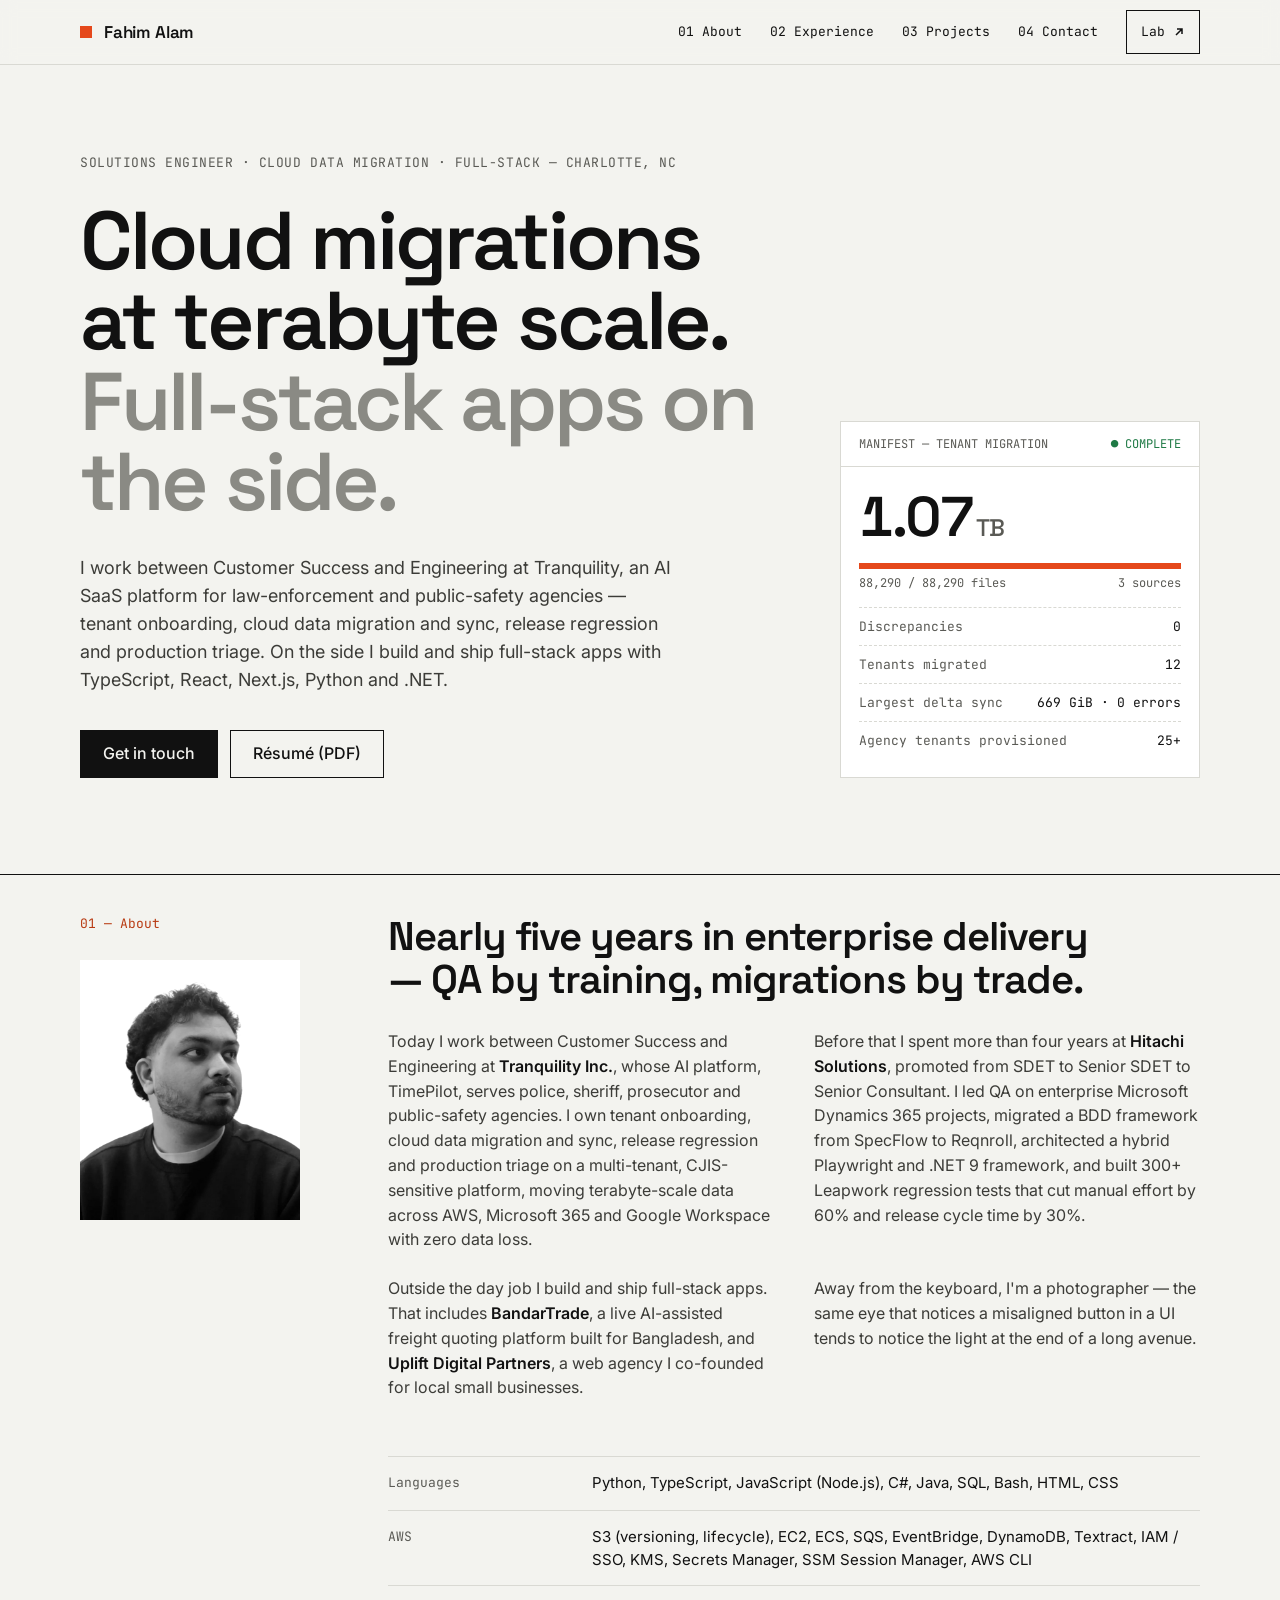
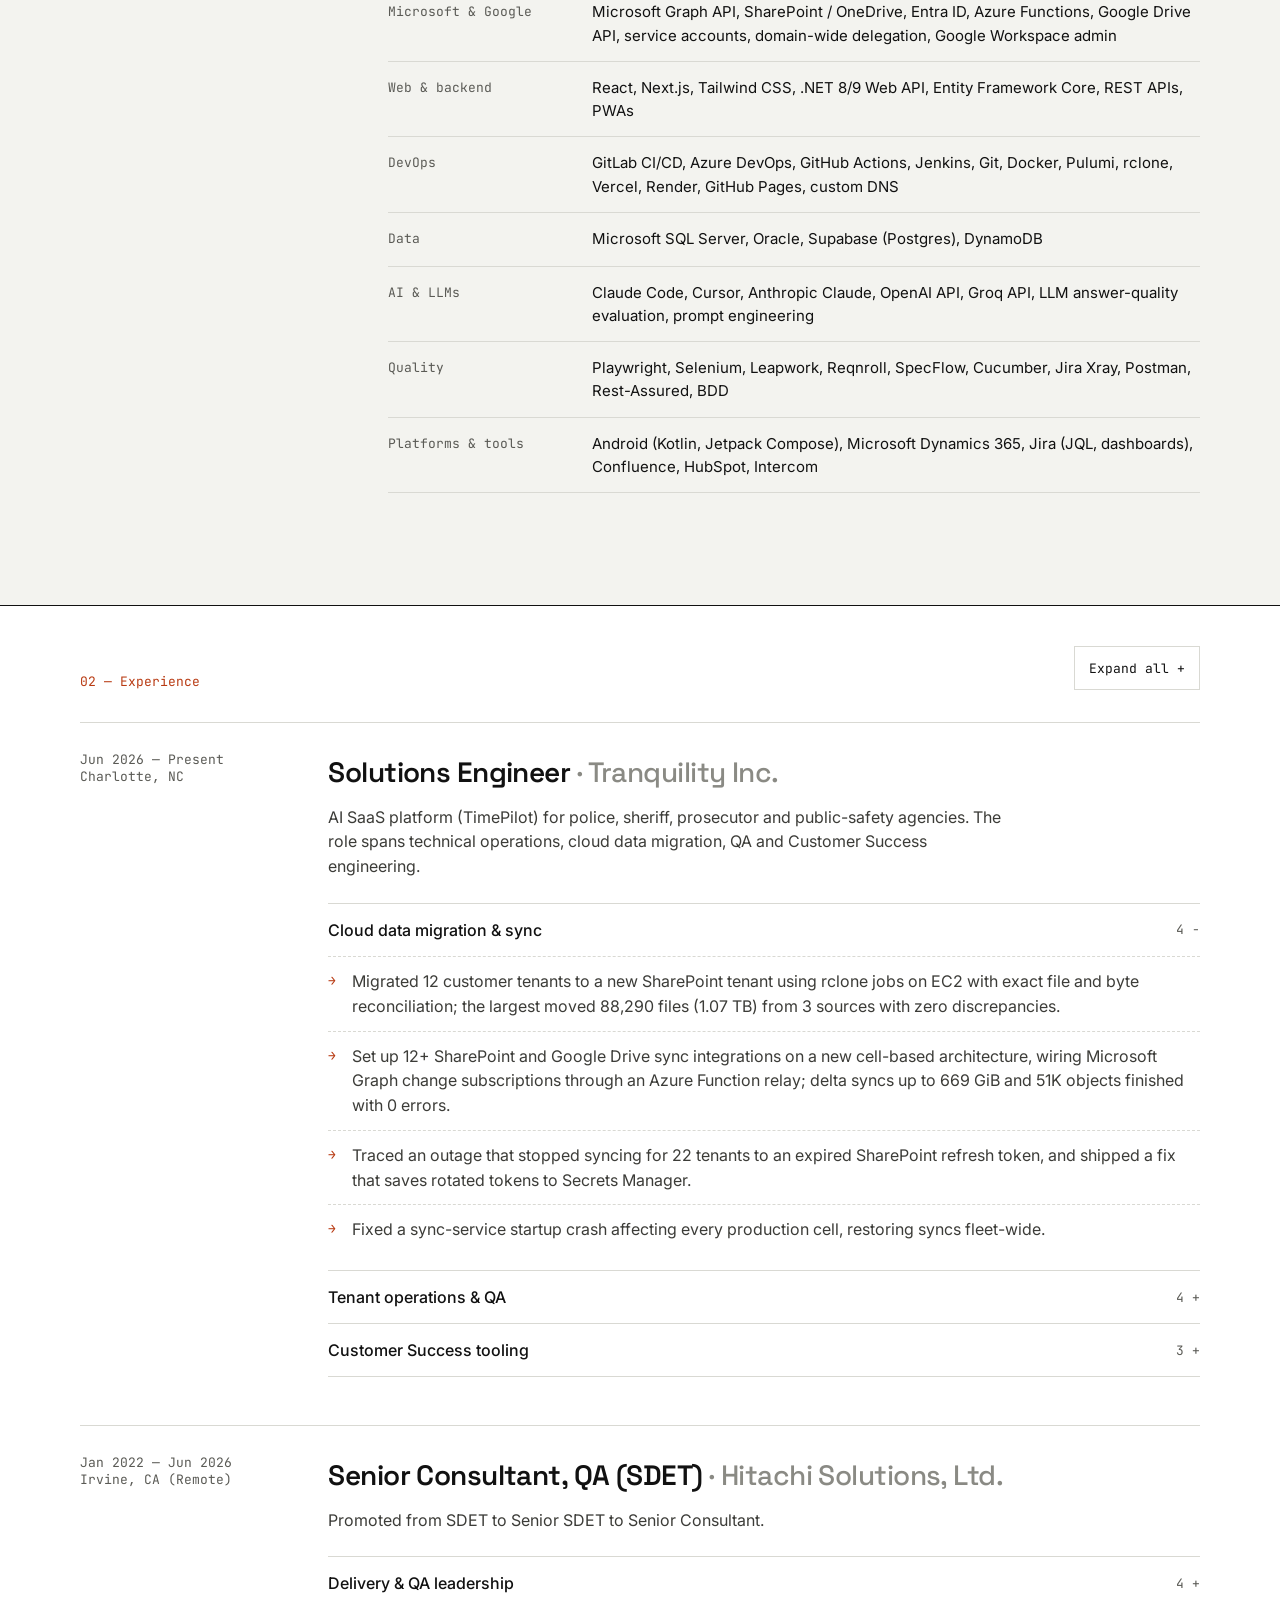
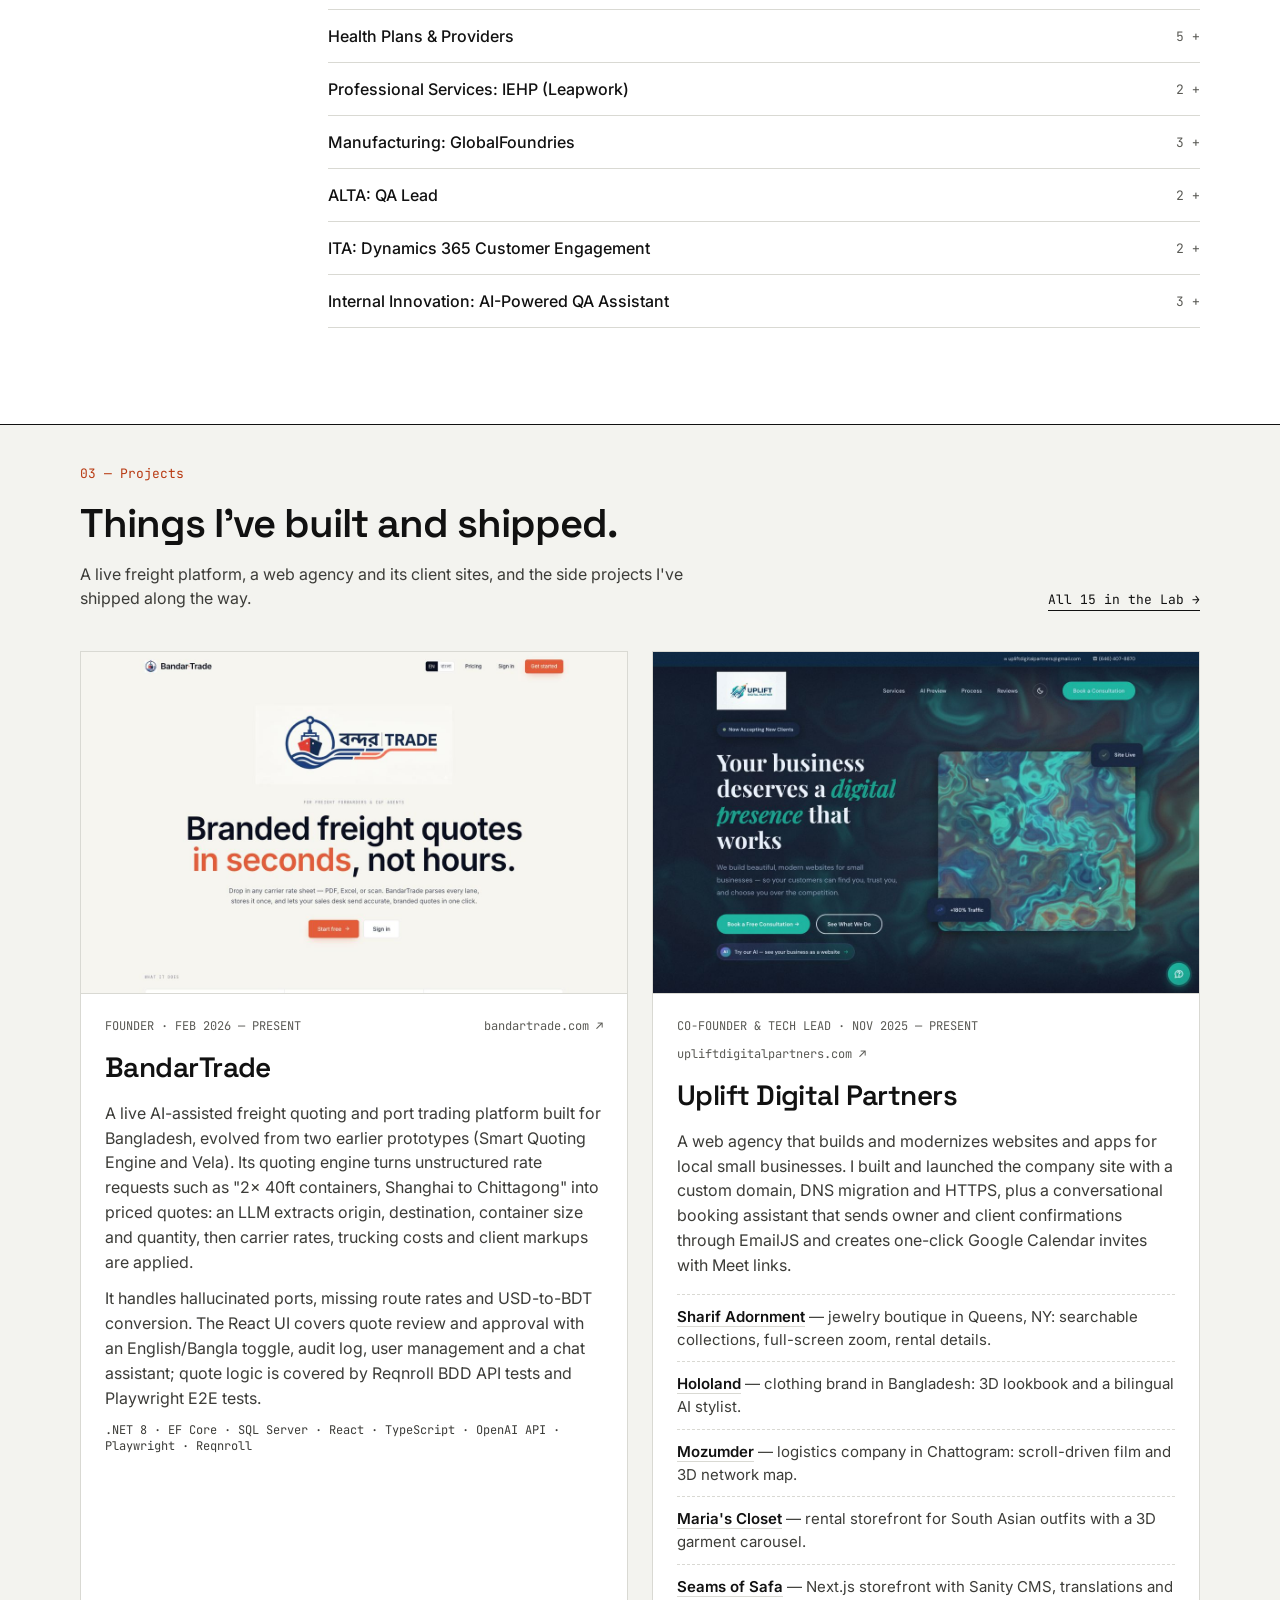
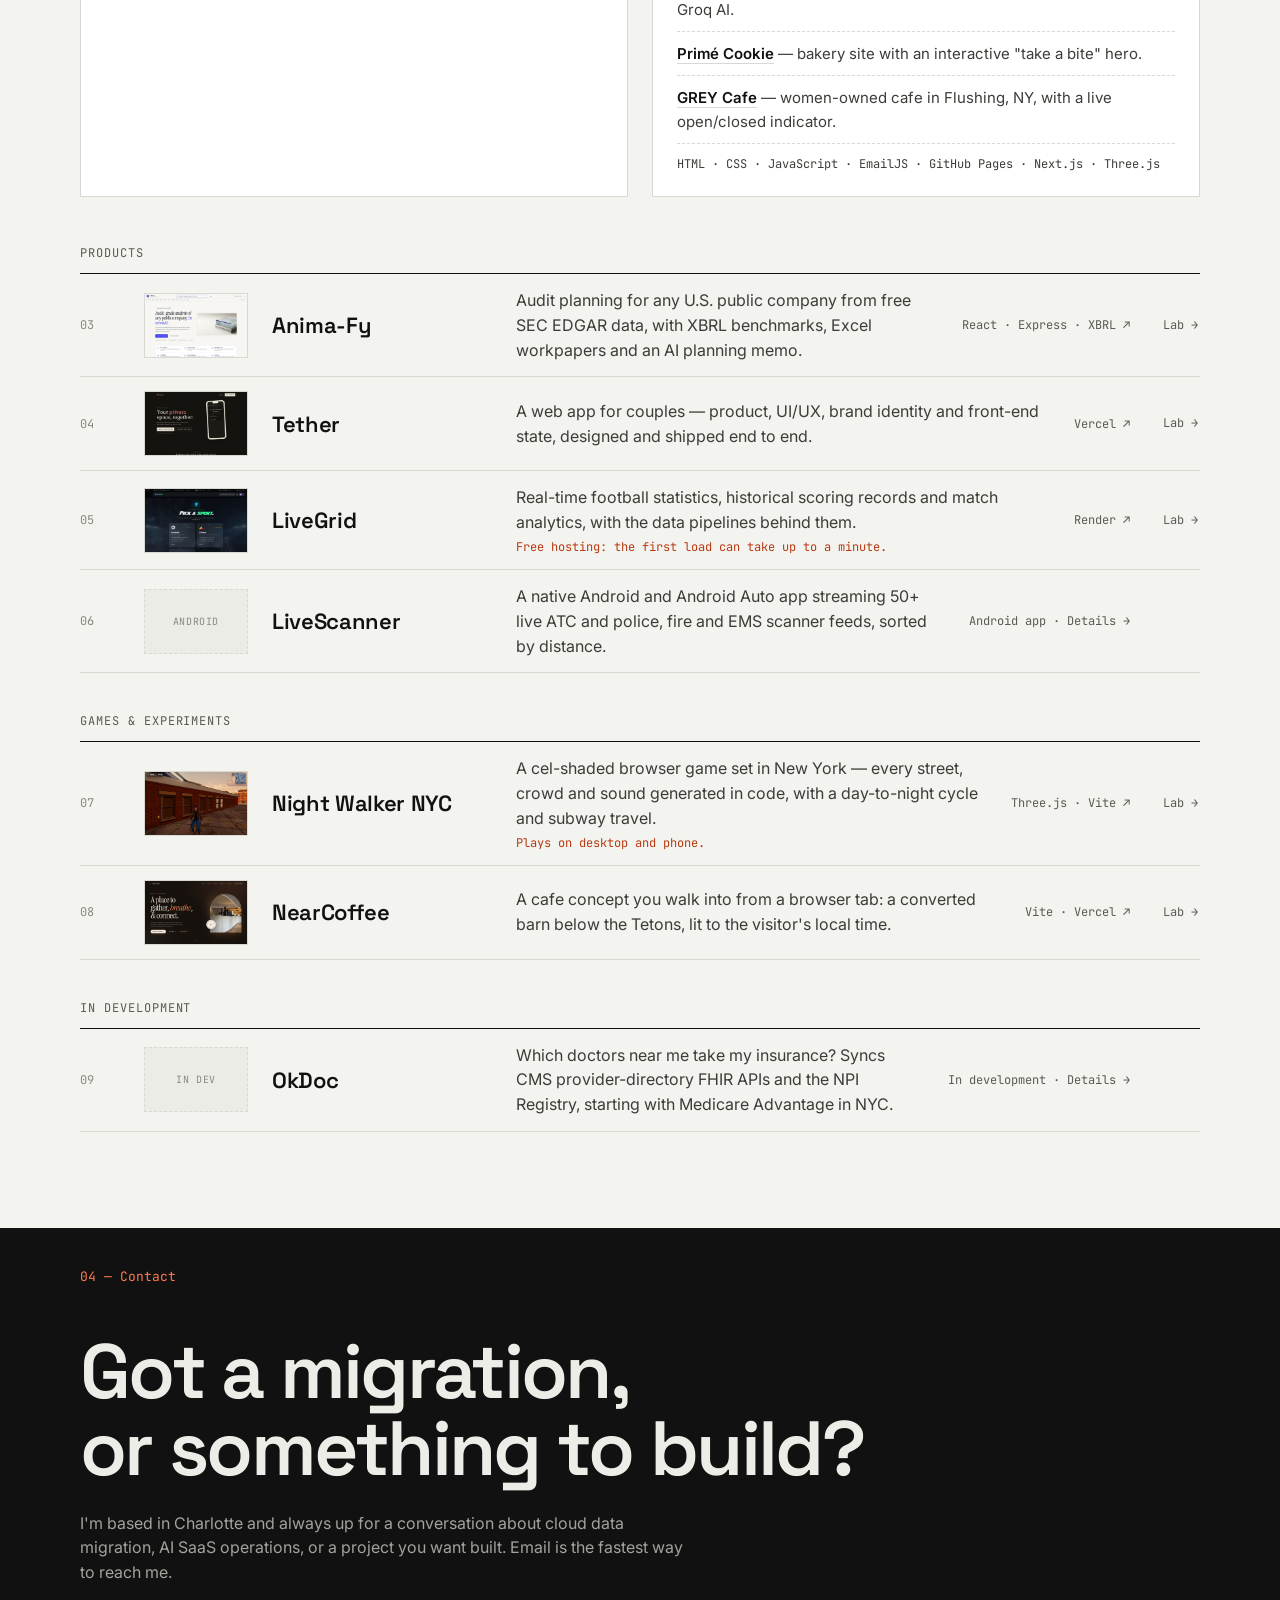
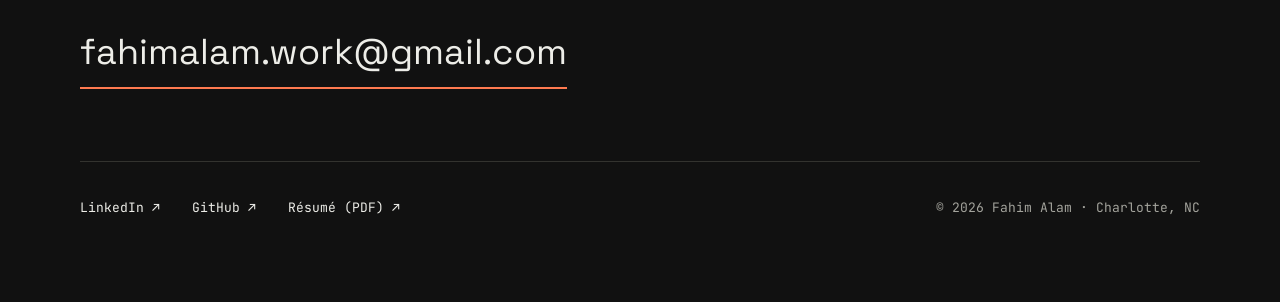
<file: index.html>
<!doctype html>
<html lang="en">
<head>
  <meta charset="utf-8" />
  <meta name="viewport" content="width=device-width, initial-scale=1" />
  <title>Fahim Alam — Solutions Engineer</title>
  <meta name="description" content="Fahim Alam is a Solutions Engineer in Charlotte, NC working on cloud data migration, multi-tenant AI SaaS operations and full-stack development." />
  <meta name="author" content="Fahim Alam" />
  <meta name="theme-color" content="#f3f3ef" />

  <meta property="og:title" content="Fahim Alam — Solutions Engineer" />
  <meta property="og:description" content="Cloud data migration, AI SaaS operations and full-stack development. Based in Charlotte, NC." />
  <meta property="og:type" content="website" />
  <meta property="og:url" content="https://ganjaam.com/" />
  <meta property="og:site_name" content="Fahim Alam" />
  <meta property="og:image" content="https://ganjaam.com/assets/og-home.jpg" />
  <meta property="og:image:type" content="image/jpeg" />
  <meta property="og:image:width" content="1200" />
  <meta property="og:image:height" content="630" />
  <meta property="og:image:alt" content="Fahim Alam, Solutions Engineer: cloud migrations at terabyte scale, full-stack apps on the side. ganjaam.com" />
  <meta name="twitter:card" content="summary_large_image" />
  <meta name="twitter:title" content="Fahim Alam — Solutions Engineer" />
  <meta name="twitter:description" content="Cloud data migration, AI SaaS operations and full-stack development. Based in Charlotte, NC." />
  <meta name="twitter:image" content="https://ganjaam.com/assets/og-home.jpg" />
  <link rel="canonical" href="https://ganjaam.com/" />

  <link rel="icon" href="data:image/svg+xml,%3Csvg xmlns='http://www.w3.org/2000/svg' viewBox='0 0 100 100'%3E%3Crect width='100' height='100' fill='%23111111'/%3E%3Crect x='30' y='30' width='40' height='40' fill='%23e5481b'/%3E%3C/svg%3E" />
  <link rel="preconnect" href="https://fonts.googleapis.com" />
  <link rel="preconnect" href="https://fonts.gstatic.com" crossorigin />
  <link rel="stylesheet" href="https://fonts.googleapis.com/css2?family=Space+Grotesk:wght@500;600&family=Inter:wght@400;500;600&family=JetBrains+Mono:wght@400;500&display=swap" />
  <link rel="stylesheet" href="styles.css" />
  <script>document.documentElement.classList.add('js');</script>
</head>
<body>
  <a href="#main" class="skip-link">Skip to content</a>

  <header class="site-header">
    <div class="wrap">
      <a href="#top" class="brand"><span class="brand-mark" aria-hidden="true"></span>Fahim Alam</a>
      <button class="menu-btn" type="button" aria-label="Open menu" aria-expanded="false" aria-controls="nav">
        <svg width="18" height="18" viewBox="0 0 18 18" fill="none" stroke="currentColor" stroke-width="1.5" aria-hidden="true"><path d="M2 6h14M2 12h14"/></svg>
      </button>
      <nav id="nav" class="nav" aria-label="Primary">
        <a href="#about">01 About</a>
        <a href="#experience">02 Experience</a>
        <a href="#projects">03 Projects</a>
        <a href="#contact">04 Contact</a>
        <a href="lab/" class="lab-link">Lab
          <svg width="12" height="12" viewBox="0 0 12 12" fill="none" stroke="currentColor" stroke-width="1.5" aria-hidden="true"><path d="M3 9L9 3M4 3h5v5"/></svg>
        </a>
      </nav>
    </div>
  </header>

  <main id="main">
    <!-- Hero -->
    <section id="top" class="hero">
      <div class="wrap hero-grid">
        <div class="hero-copy">
          <p class="eyebrow">SOLUTIONS ENGINEER · CLOUD DATA MIGRATION · FULL-STACK — CHARLOTTE, NC</p>
          <h1>Cloud migrations at terabyte scale. <span>Full-stack apps on the side.</span></h1>
          <p class="hero-lede">I work between Customer Success and Engineering at Tranquility, an AI SaaS platform for law-enforcement and public-safety agencies — tenant onboarding, cloud data migration and sync, release regression and production triage. On the side I build and ship full-stack apps with TypeScript, React, Next.js, Python and .NET.</p>
          <div class="hero-actions">
            <a class="btn btn-primary" href="mailto:fahimalam.work@gmail.com">Get in touch</a>
            <a class="btn btn-ghost" href="assets/Fahim_Alam_Resume.pdf" download>Résumé (PDF)</a>
          </div>
        </div>

        <aside class="manifest" aria-label="Largest tenant migration, by the numbers">
          <div class="manifest-head"><span>MANIFEST — TENANT MIGRATION</span><span class="ok">● COMPLETE</span></div>
          <div class="manifest-body">
            <div class="manifest-big"><span data-count="1.07" data-decimals="2">1.07</span><small> TB</small></div>
            <div class="bar" aria-hidden="true"><div class="bar-fill"></div></div>
            <div class="manifest-sub"><span><span data-count="88290">88,290</span> / 88,290 files</span><span>3 sources</span></div>
          </div>
          <dl>
            <div><dt>Discrepancies</dt><dd>0</dd></div>
            <div><dt>Tenants migrated</dt><dd>12</dd></div>
            <div><dt>Largest delta sync</dt><dd>669 GiB · 0 errors</dd></div>
            <div><dt>Agency tenants provisioned</dt><dd>25+</dd></div>
          </dl>
        </aside>
      </div>
    </section>

    <!-- About + skills -->
    <section id="about" class="section">
      <div class="wrap section-inner about">
        <div class="about-side">
          <p class="section-label">01 — About</p>
          <img src="assets/headshot.jpg" alt="Portrait of Fahim Alam" width="220" height="260" loading="lazy" />
        </div>
        <div class="about-main">
          <h2 class="section-title">Nearly five years in enterprise delivery — QA by training, migrations by trade.</h2>
          <div class="prose-grid">
            <p>Today I work between Customer Success and Engineering at <strong>Tranquility Inc.</strong>, whose AI platform, TimePilot, serves police, sheriff, prosecutor and public-safety agencies. I own tenant onboarding, cloud data migration and sync, release regression and production triage on a multi-tenant, CJIS-sensitive platform, moving terabyte-scale data across AWS, Microsoft 365 and Google Workspace with zero data loss.</p>
            <p>Before that I spent more than four years at <strong>Hitachi Solutions</strong>, promoted from SDET to Senior SDET to Senior Consultant. I led QA on enterprise Microsoft Dynamics 365 projects, migrated a BDD framework from SpecFlow to Reqnroll, architected a hybrid Playwright and .NET 9 framework, and built 300+ Leapwork regression tests that cut manual effort by 60% and release cycle time by 30%.</p>
            <p>Outside the day job I build and ship full-stack apps. That includes <strong>BandarTrade</strong>, a live AI-assisted freight quoting platform built for Bangladesh, and <strong>Uplift Digital Partners</strong>, a web agency I co-founded for local small businesses.</p>
            <p>Away from the keyboard, I'm a photographer — the same eye that notices a misaligned button in a UI tends to notice the light at the end of a long avenue.</p>
          </div>

          <dl class="skills" aria-label="Skills">
            <div class="skill-row"><dt>Languages</dt><dd>Python, TypeScript, JavaScript (Node.js), C#, Java, SQL, Bash, HTML, CSS</dd></div>
            <div class="skill-row"><dt>AWS</dt><dd>S3 (versioning, lifecycle), EC2, ECS, SQS, EventBridge, DynamoDB, Textract, IAM / SSO, KMS, Secrets Manager, SSM Session Manager, AWS CLI</dd></div>
            <div class="skill-row"><dt>Microsoft &amp; Google</dt><dd>Microsoft Graph API, SharePoint / OneDrive, Entra ID, Azure Functions, Google Drive API, service accounts, domain-wide delegation, Google Workspace admin</dd></div>
            <div class="skill-row"><dt>Web &amp; backend</dt><dd>React, Next.js, Tailwind CSS, .NET 8/9 Web API, Entity Framework Core, REST APIs, PWAs</dd></div>
            <div class="skill-row"><dt>DevOps</dt><dd>GitLab CI/CD, Azure DevOps, GitHub Actions, Jenkins, Git, Docker, Pulumi, rclone, Vercel, Render, GitHub Pages, custom DNS</dd></div>
            <div class="skill-row"><dt>Data</dt><dd>Microsoft SQL Server, Oracle, Supabase (Postgres), DynamoDB</dd></div>
            <div class="skill-row"><dt>AI &amp; LLMs</dt><dd>Claude Code, Cursor, Anthropic Claude, OpenAI API, Groq API, LLM answer-quality evaluation, prompt engineering</dd></div>
            <div class="skill-row"><dt>Quality</dt><dd>Playwright, Selenium, Leapwork, Reqnroll, SpecFlow, Cucumber, Jira Xray, Postman, Rest-Assured, BDD</dd></div>
            <div class="skill-row"><dt>Platforms &amp; tools</dt><dd>Android (Kotlin, Jetpack Compose), Microsoft Dynamics 365, Jira (JQL, dashboards), Confluence, HubSpot, Intercom</dd></div>
          </dl>
        </div>
      </div>
    </section>

    <!-- Experience -->
    <section id="experience" class="section alt">
      <div class="wrap section-inner">
        <div class="section-head">
          <p class="section-label">02 — Experience</p>
          <button class="expand-all" type="button" aria-pressed="false">Expand all +</button>
        </div>

        <article class="job">
          <p class="job-when">Jun 2026 — Present<br />Charlotte, NC</p>
          <div class="job-main">
            <h3>Solutions Engineer <span>· Tranquility Inc.</span></h3>
            <p class="job-summary">AI SaaS platform (TimePilot) for police, sheriff, prosecutor and public-safety agencies. The role spans technical operations, cloud data migration, QA and Customer Success engineering.</p>
            <div class="groups">
              <details class="group" open>
                <summary>Cloud data migration &amp; sync <span class="count">4</span></summary>
                <ul>
                  <li>Migrated 12 customer tenants to a new SharePoint tenant using rclone jobs on EC2 with exact file and byte reconciliation; the largest moved 88,290 files (1.07 TB) from 3 sources with zero discrepancies.</li>
                  <li>Set up 12+ SharePoint and Google Drive sync integrations on a new cell-based architecture, wiring Microsoft Graph change subscriptions through an Azure Function relay; delta syncs up to 669 GiB and 51K objects finished with 0 errors.</li>
                  <li>Traced an outage that stopped syncing for 22 tenants to an expired SharePoint refresh token, and shipped a fix that saves rotated tokens to Secrets Manager.</li>
                  <li>Fixed a sync-service startup crash affecting every production cell, restoring syncs fleet-wide.</li>
                </ul>
              </details>
              <details class="group">
                <summary>Tenant operations &amp; QA <span class="count">4</span></summary>
                <ul>
                  <li>Provisioned 25+ agency tenants (police, sheriff's offices, district attorneys, fusion centers) and offboarded 10+, including S3, KMS and integration cleanup.</li>
                  <li>Found an apostrophe-in-tenant-name bug that broke HTTP headers and put 46 tenants at risk; reversed an accidental deletion of 933 S3 objects using versioning.</li>
                  <li>Run weekly release regression and sign-off, per-tenant Playwright smoke tests, and a Jira Xray onboarding test plan.</li>
                  <li>Triaged AI answer-quality reports (wrong citations, hallucinations, wrong-language output) with telemetry, separating model behavior from product bugs.</li>
                </ul>
              </details>
              <details class="group">
                <summary>Customer Success tooling <span class="count">3</span></summary>
                <ul>
                  <li>Built an HTML command center for the CSM team combining HubSpot, Jira and Intercom data across 62 customer domains, plus at-risk reports and a staffing model.</li>
                  <li>Shipped a browser-only tool that autofills customers' security questionnaires (.docx) from a curated answer library.</li>
                  <li>Wrote customer IT setup guides for SharePoint and Google Drive, and 14 Confluence automation pages.</li>
                </ul>
              </details>
            </div>
          </div>
        </article>

        <article class="job">
          <p class="job-when">Jan 2022 — Jun 2026<br />Irvine, CA (Remote)</p>
          <div class="job-main">
            <h3>Senior Consultant, QA (SDET) <span>· Hitachi Solutions, Ltd.</span></h3>
            <p class="job-summary">Promoted from SDET to Senior SDET to Senior Consultant.</p>
            <div class="groups">
              <details class="group">
                <summary>Delivery &amp; QA leadership <span class="count">4</span></summary>
                <ul>
                  <li>Led QA on enterprise Microsoft Dynamics 365 projects, turning committed PBIs, user stories and acceptance criteria into test scenarios and cases.</li>
                  <li>Planned sprint QA work in Azure DevOps, sized workload and resourcing, and reported dependencies, timelines and quality risks to project managers and Scrum Masters.</li>
                  <li>Integrated automated runs into Azure Pipelines and published JUnit results to ADO Test Plans for central visibility of test outcomes.</li>
                  <li>Developed a TypeScript record-and-play framework prototype that captures and replays browser interactions to simplify test creation.</li>
                </ul>
              </details>
              <details class="group">
                <summary>Health Plans &amp; Providers <span class="count">5</span></summary>
                <ul>
                  <li>Led the migration from SpecFlow to Reqnroll, modernizing the BDD framework and improving long-term maintainability.</li>
                  <li>Architected a hybrid Playwright and .NET 9 framework using Page Object Model and BDD, with parallel and multi-browser execution.</li>
                  <li>Defined automation strategy for SIT and UAT phases with developers and product owners.</li>
                  <li>Ran cross-functional defect triage, speeding issue resolution and improving sprint predictability.</li>
                  <li>Set up .NET project builds, Git version control and Azure DevOps continuous integration.</li>
                </ul>
              </details>
              <details class="group">
                <summary>Professional Services: IEHP (Leapwork) <span class="count">2</span></summary>
                <ul>
                  <li>Built 300+ automated regression tests in Leapwork, cutting manual testing effort by 60% and release cycle time by 30%.</li>
                  <li>Integrated the suite into Azure DevOps CI/CD pipelines for nightly regression runs and early defect detection.</li>
                </ul>
              </details>
              <details class="group">
                <summary>Manufacturing: GlobalFoundries <span class="count">3</span></summary>
                <ul>
                  <li>Extended a Cucumber and TestNG framework to support parallel, multi-browser execution.</li>
                  <li>Wrote SQL validation scripts to check data transformation output against expected results.</li>
                  <li>Shifted to functional testing on the D2P workstream as priorities changed, keeping coverage steady; recognized by the team for the contribution.</li>
                </ul>
              </details>
              <details class="group">
                <summary>ALTA: QA Lead <span class="count">2</span></summary>
                <ul>
                  <li>Served as QA lead, owning manual and functional test coverage for the project.</li>
                  <li>Designed and launched the project's automation framework, setting the foundation for future automation.</li>
                </ul>
              </details>
              <details class="group">
                <summary>ITA: Dynamics 365 Customer Engagement <span class="count">2</span></summary>
                <ul>
                  <li>Built reusable Customer Engagement automation subflows and automated the full CE suite except two cases awaiting client re-verification.</li>
                  <li>Diagnosed dispute-number generation failures and extended automation coverage to public portal scenarios.</li>
                </ul>
              </details>
              <details class="group">
                <summary>Internal Innovation: AI-Powered QA Assistant <span class="count">3</span></summary>
                <ul>
                  <li>Validated LLM-generated test cases for accuracy, completeness and fit with acceptance criteria during alpha rollout.</li>
                  <li>Documented hallucination patterns, edge cases and formatting errors, feeding fixes back into prompt templates.</li>
                  <li>Verified the Azure DevOps extension workflow that links generated test cases to their parent user stories.</li>
                </ul>
              </details>
            </div>
          </div>
        </article>
      </div>
    </section>

    <!-- Projects -->
    <section id="projects" class="section">
      <div class="wrap section-inner">
        <div class="section-head">
          <div>
            <p class="section-label" style="margin-bottom: 20px">03 — Projects</p>
            <h2 class="section-title">Things I've built and shipped.</h2>
            <p class="projects-intro">A live freight platform, a web agency and its client sites, and the side projects I've shipped along the way.</p>
          </div>
          <a class="underline-link" href="lab/">All 15 in the Lab →</a>
        </div>

        <div class="featured">
          <article class="card">
            <a href="https://bandartrade.com" target="_blank" rel="noopener" tabindex="-1" aria-hidden="true"><img src="assets/shots/bandartrade.jpg" alt="" width="1200" height="750" loading="lazy" /></a>
            <div class="card-body">
              <div class="card-meta"><span>FOUNDER · FEB 2026 — PRESENT</span><span>bandartrade.com ↗</span></div>
              <h3><a href="https://bandartrade.com" target="_blank" rel="noopener">BandarTrade</a></h3>
              <p>A live AI-assisted freight quoting and port trading platform built for Bangladesh, evolved from two earlier prototypes (Smart Quoting Engine and Vela). Its quoting engine turns unstructured rate requests such as "2x 40ft containers, Shanghai to Chittagong" into priced quotes: an LLM extracts origin, destination, container size and quantity, then carrier rates, trucking costs and client markups are applied.</p>
              <p>It handles hallucinated ports, missing route rates and USD-to-BDT conversion. The React UI covers quote review and approval with an English/Bangla toggle, audit log, user management and a chat assistant; quote logic is covered by Reqnroll BDD API tests and Playwright E2E tests.</p>
              <p class="stack">.NET 8 · EF Core · SQL Server · React · TypeScript · OpenAI API · Playwright · Reqnroll</p>
            </div>
          </article>

          <article class="card">
            <a href="https://upliftdigitalpartners.com" target="_blank" rel="noopener" tabindex="-1" aria-hidden="true"><img src="assets/shots/uplift.jpg" alt="" width="1200" height="750" loading="lazy" /></a>
            <div class="card-body">
              <div class="card-meta"><span>CO-FOUNDER &amp; TECH LEAD · NOV 2025 — PRESENT</span><span>upliftdigitalpartners.com ↗</span></div>
              <h3><a href="https://upliftdigitalpartners.com" target="_blank" rel="noopener">Uplift Digital Partners</a></h3>
              <p>A web agency that builds and modernizes websites and apps for local small businesses. I built and launched the company site with a custom domain, DNS migration and HTTPS, plus a conversational booking assistant that sends owner and client confirmations through EmailJS and creates one-click Google Calendar invites with Meet links.</p>
              <ul class="clients" aria-label="Client websites">
                <li><a href="https://sharifadornment.com" target="_blank" rel="noopener">Sharif Adornment</a> — jewelry boutique in Queens, NY: searchable collections, full-screen zoom, rental details.</li>
                <li><a href="https://hololandbd.com" target="_blank" rel="noopener">Hololand</a> — clothing brand in Bangladesh: 3D lookbook and a bilingual AI stylist.</li>
                <li><a href="https://mozumderbd.net" target="_blank" rel="noopener">Mozumder</a> — logistics company in Chattogram: scroll-driven film and 3D network map.</li>
                <li><a href="https://maria-closet.vercel.app" target="_blank" rel="noopener">Maria's Closet</a> — rental storefront for South Asian outfits with a 3D garment carousel.</li>
                <li><a href="https://seamsofsafa.vercel.app" target="_blank" rel="noopener">Seams of Safa</a> — Next.js storefront with Sanity CMS, translations and Groq AI.</li>
                <li><a href="https://fahimalamwork.github.io/primecookie/" target="_blank" rel="noopener">Primé Cookie</a> — bakery site with an interactive "take a bite" hero.</li>
                <li><a href="https://upliftdigitalpartners.github.io/GreyCafe/" target="_blank" rel="noopener">GREY Cafe</a> — women-owned cafe in Flushing, NY, with a live open/closed indicator.</li>
              </ul>
              <p class="stack">HTML · CSS · JavaScript · EmailJS · GitHub Pages · Next.js · Three.js</p>
            </div>
          </article>
        </div>

        <div class="index-groups" aria-label="More projects">
          <section class="index-group">
            <h3 class="index-heading">Products</h3>
            <ol class="index">
              <li class="index-row"><a class="index-main" href="https://animafy-ai.vercel.app" target="_blank" rel="noopener"><span class="index-no">03</span><img class="index-thumb" src="assets/shots/anima-fy.jpg" alt="" width="1200" height="750" loading="lazy" decoding="async" /><span class="index-name">Anima-Fy</span><span class="index-line">Audit planning for any U.S. public company from free SEC EDGAR data, with XBRL benchmarks, Excel workpapers and an AI planning memo.</span><span class="index-meta">React · Express · XBRL ↗</span></a><a class="index-lab" href="lab/#anima-fy" aria-label="Anima-Fy in the Lab">Lab →</a></li>
              <li class="index-row"><a class="index-main" href="https://tether-us.vercel.app" target="_blank" rel="noopener"><span class="index-no">04</span><img class="index-thumb" src="assets/shots/tether.jpg" alt="" width="1200" height="750" loading="lazy" decoding="async" /><span class="index-name">Tether</span><span class="index-line">A web app for couples — product, UI/UX, brand identity and front-end state, designed and shipped end to end.</span><span class="index-meta">Vercel ↗</span></a><a class="index-lab" href="lab/#tether" aria-label="Tether in the Lab">Lab →</a></li>
              <li class="index-row"><a class="index-main" href="https://livegrid.onrender.com" target="_blank" rel="noopener"><span class="index-no">05</span><img class="index-thumb" src="assets/shots/livegrid.jpg" alt="" width="1200" height="750" loading="lazy" decoding="async" /><span class="index-name">LiveGrid</span><span class="index-line">Real-time football statistics, historical scoring records and match analytics, with the data pipelines behind them. <span class="index-note">Free hosting: the first load can take up to a minute.</span></span><span class="index-meta">Render ↗</span></a><a class="index-lab" href="lab/#livegrid" aria-label="LiveGrid in the Lab">Lab →</a></li>
              <li class="index-row"><a class="index-main" href="lab/#livescanner"><span class="index-no">06</span><span class="index-thumb index-blank" aria-hidden="true">Android</span><span class="index-name">LiveScanner</span><span class="index-line">A native Android and Android Auto app streaming 50+ live ATC and police, fire and EMS scanner feeds, sorted by distance.</span><span class="index-meta">Android app · Details →</span></a></li>
            </ol>
          </section>
          <section class="index-group">
            <h3 class="index-heading">Games &amp; experiments</h3>
            <ol class="index">
              <li class="index-row"><a class="index-main" href="https://three-js-brainstorm.vercel.app" target="_blank" rel="noopener"><span class="index-no">07</span><img class="index-thumb" src="assets/shots/night-walker.jpg" alt="" width="1200" height="750" loading="lazy" decoding="async" /><span class="index-name">Night Walker NYC</span><span class="index-line">A cel-shaded browser game set in New York — every street, crowd and sound generated in code, with a day-to-night cycle and subway travel. <span class="index-note">Plays on desktop and phone.</span></span><span class="index-meta">Three.js · Vite ↗</span></a><a class="index-lab" href="lab/#night-walker" aria-label="Night Walker NYC in the Lab">Lab →</a></li>
              <li class="index-row"><a class="index-main" href="https://www.nearcoffee.space" target="_blank" rel="noopener"><span class="index-no">08</span><img class="index-thumb" src="assets/shots/near-coffee.jpg" alt="" width="1200" height="750" loading="lazy" decoding="async" /><span class="index-name">NearCoffee</span><span class="index-line">A cafe concept you walk into from a browser tab: a converted barn below the Tetons, lit to the visitor's local time.</span><span class="index-meta">Vite · Vercel ↗</span></a><a class="index-lab" href="lab/#near-coffee" aria-label="NearCoffee in the Lab">Lab →</a></li>
            </ol>
          </section>
          <section class="index-group">
            <h3 class="index-heading">In development</h3>
            <ol class="index">
              <li class="index-row"><a class="index-main" href="lab/#okdoc"><span class="index-no">09</span><span class="index-thumb index-blank" aria-hidden="true">In dev</span><span class="index-name">OkDoc</span><span class="index-line">Which doctors near me take my insurance? Syncs CMS provider-directory FHIR APIs and the NPI Registry, starting with Medicare Advantage in NYC.</span><span class="index-meta">In development · Details →</span></a></li>
            </ol>
          </section>
        </div>
      </div>
    </section>

    <!-- Contact -->
    <section id="contact" class="section contact">
      <div class="wrap section-inner">
        <p class="section-label">04 — Contact</p>
        <h2>Got a migration,<br />or something to build?</h2>
        <p class="contact-lede">I'm based in Charlotte and always up for a conversation about cloud data migration, AI SaaS operations, or a project you want built. Email is the fastest way to reach me.</p>
        <a class="big-mail" href="mailto:fahimalam.work@gmail.com">fahimalam.work@gmail.com</a>
        <div class="contact-links">
          <a href="https://www.linkedin.com/in/fahimalamwork/" target="_blank" rel="noopener">LinkedIn ↗</a>
          <a href="https://github.com/fahimalamwork" target="_blank" rel="noopener">GitHub ↗</a>
          <a href="assets/Fahim_Alam_Resume.pdf" download>Résumé (PDF) ↗</a>
          <span class="fine">© 2026 Fahim Alam · Charlotte, NC</span>
        </div>
      </div>
    </section>
  </main>

  <script src="main.js" defer></script>
</body>
</html>
</file>
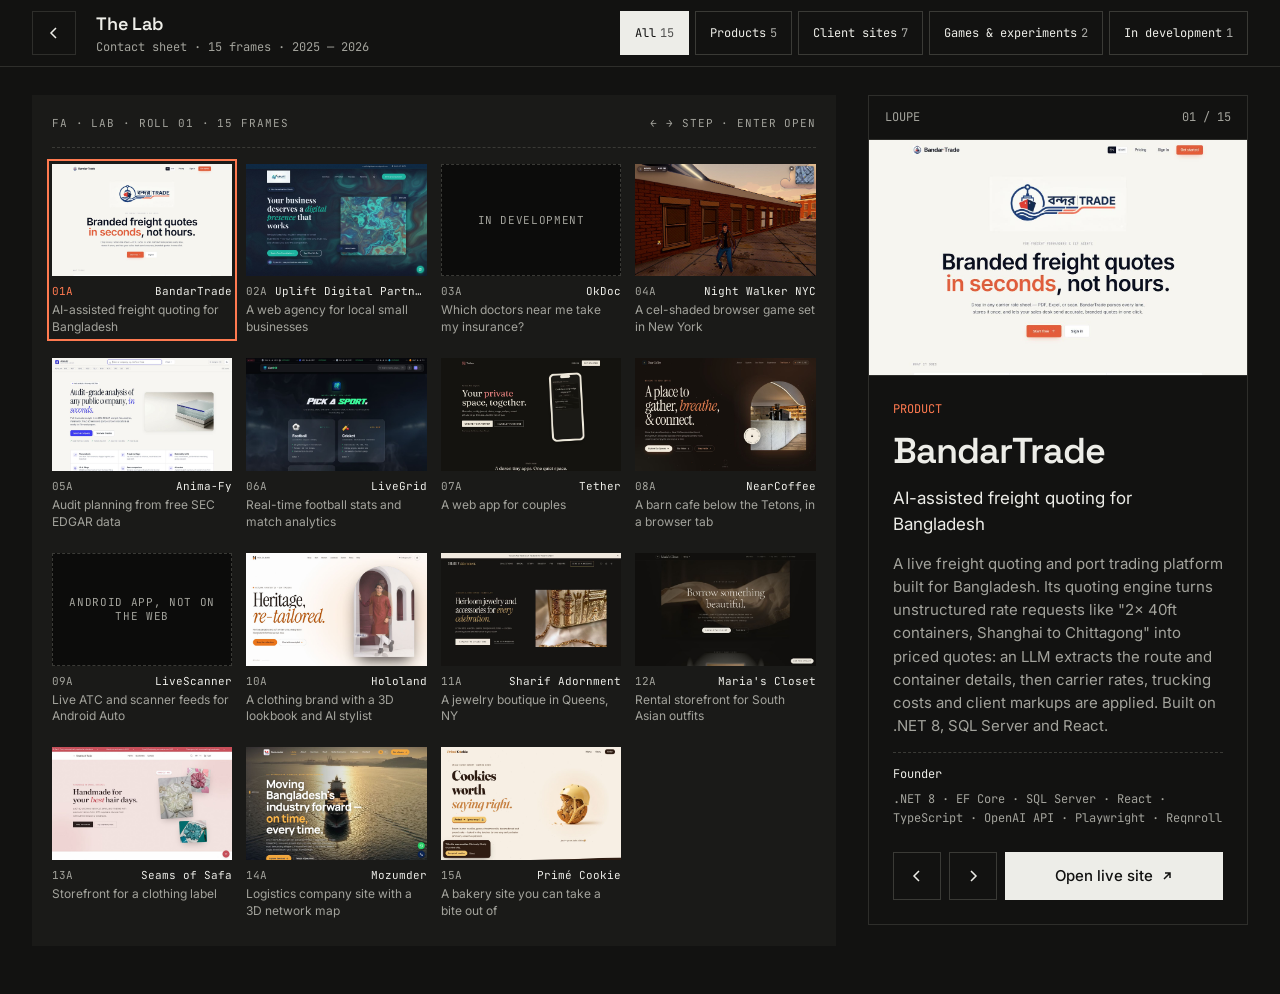
<file: lab/index.html>
<!doctype html>
<html lang="en">
<head>
  <meta charset="utf-8" />
  <meta name="viewport" content="width=device-width, initial-scale=1" />
  <title>The Lab — Fahim Alam</title>
  <meta name="description" content="A contact sheet of 15 things Fahim Alam has built: products, client sites, games and experiments." />
  <meta name="author" content="Fahim Alam" />
  <meta name="theme-color" content="#121211" />
  <meta property="og:title" content="The Lab — Fahim Alam" />
  <meta property="og:description" content="A contact sheet of 15 things I've built." />
  <meta property="og:type" content="website" />
  <meta property="og:url" content="https://ganjaam.com/lab/" />
  <meta property="og:site_name" content="Fahim Alam" />
  <meta property="og:image" content="https://ganjaam.com/assets/og-lab.jpg" />
  <meta property="og:image:type" content="image/jpeg" />
  <meta property="og:image:width" content="1200" />
  <meta property="og:image:height" content="630" />
  <meta property="og:image:alt" content="The Lab: a contact sheet of 15 projects by Fahim Alam. ganjaam.com/lab" />
  <meta name="twitter:card" content="summary_large_image" />
  <meta name="twitter:title" content="The Lab — Fahim Alam" />
  <meta name="twitter:description" content="A contact sheet of 15 things I've built." />
  <meta name="twitter:image" content="https://ganjaam.com/assets/og-lab.jpg" />
  <link rel="canonical" href="https://ganjaam.com/lab/" />
  <link rel="icon" href="data:image/svg+xml,%3Csvg xmlns='http://www.w3.org/2000/svg' viewBox='0 0 100 100'%3E%3Crect width='100' height='100' fill='%23111111'/%3E%3Crect x='30' y='30' width='40' height='40' fill='%23e5481b'/%3E%3C/svg%3E" />
  <link rel="preconnect" href="https://fonts.googleapis.com" />
  <link rel="preconnect" href="https://fonts.gstatic.com" crossorigin />
  <link rel="stylesheet" href="https://fonts.googleapis.com/css2?family=Space+Grotesk:wght@500;600&family=Inter:wght@400;500;600&family=JetBrains+Mono:wght@400;500&display=swap" />
  <link rel="stylesheet" href="styles.css" />
</head>
<body>
  <header class="top">
    <div class="top-inner">
      <div class="title">
        <a href="../" class="back" aria-label="Back to the main site">
          <svg width="16" height="16" viewBox="0 0 16 16" fill="none" stroke="currentColor" stroke-width="1.5" aria-hidden="true"><path d="M10 3L5 8l5 5"/></svg>
        </a>
        <div>
          <h1>The Lab</h1>
          <p class="mono sub">Contact sheet · 15 frames · 2025 — 2026</p>
        </div>
      </div>
      <div class="filters" role="group" aria-label="Filter frames" id="filters"></div>
    </div>
  </header>

  <main class="layout">
    <section class="sheet" aria-label="Projects">
      <div class="sheet-head mono"><span>FA · LAB · ROLL 01 · <span id="sheet-count">15 FRAMES</span></span><span class="hint">← → STEP · ENTER OPEN</span></div>
      <ol class="frames" id="frames"></ol>
    </section>

    <aside class="loupe" aria-label="Selected project" aria-live="polite">
      <div class="loupe-head mono">
        <span class="loupe-label">LOUPE</span><span class="loupe-swipe">SWIPE ← → FOR MORE</span>
        <span class="loupe-head-end"><span id="loupe-count">01 / 15</span>
          <button type="button" class="loupe-close" id="loupe-close" aria-label="Close project details">
            <svg width="14" height="14" viewBox="0 0 14 14" fill="none" stroke="currentColor" stroke-width="1.5" aria-hidden="true"><path d="M2 2l10 10M12 2L2 12"/></svg>
          </button>
        </span>
      </div>
      <div class="loupe-media" id="loupe-media"></div>
      <div class="loupe-body">
        <span class="mono kind" id="loupe-kind"></span>
        <h2 id="loupe-name"></h2>
        <p class="tagline" id="loupe-tagline"></p>
        <p class="desc" id="loupe-desc"></p>
        <p class="mono meta-line" id="loupe-role" hidden></p>
        <p class="mono meta-line" id="loupe-stack" hidden></p>
        <p class="mono note" id="loupe-note" hidden></p>
        <div class="loupe-actions">
          <button type="button" class="step" id="prev" aria-label="Previous project">
            <svg width="16" height="16" viewBox="0 0 16 16" fill="none" stroke="currentColor" stroke-width="1.5" aria-hidden="true"><path d="M10 3L5 8l5 5"/></svg>
          </button>
          <button type="button" class="step" id="next" aria-label="Next project">
            <svg width="16" height="16" viewBox="0 0 16 16" fill="none" stroke="currentColor" stroke-width="1.5" aria-hidden="true"><path d="M6 3l5 5-5 5"/></svg>
          </button>
          <a class="open" id="loupe-open" target="_blank" rel="noopener">Open live site
            <svg width="12" height="12" viewBox="0 0 12 12" fill="none" stroke="currentColor" stroke-width="1.5" aria-hidden="true"><path d="M3 9L9 3M4 3h5v5"/></svg>
          </a>
          <span class="mono no-link" id="loupe-status" hidden></span>
        </div>
      </div>
    </aside>
    <div class="scrim" id="scrim" hidden></div>
  </main>

  <script src="lab.js" defer></script>
</body>
</html>
</file>
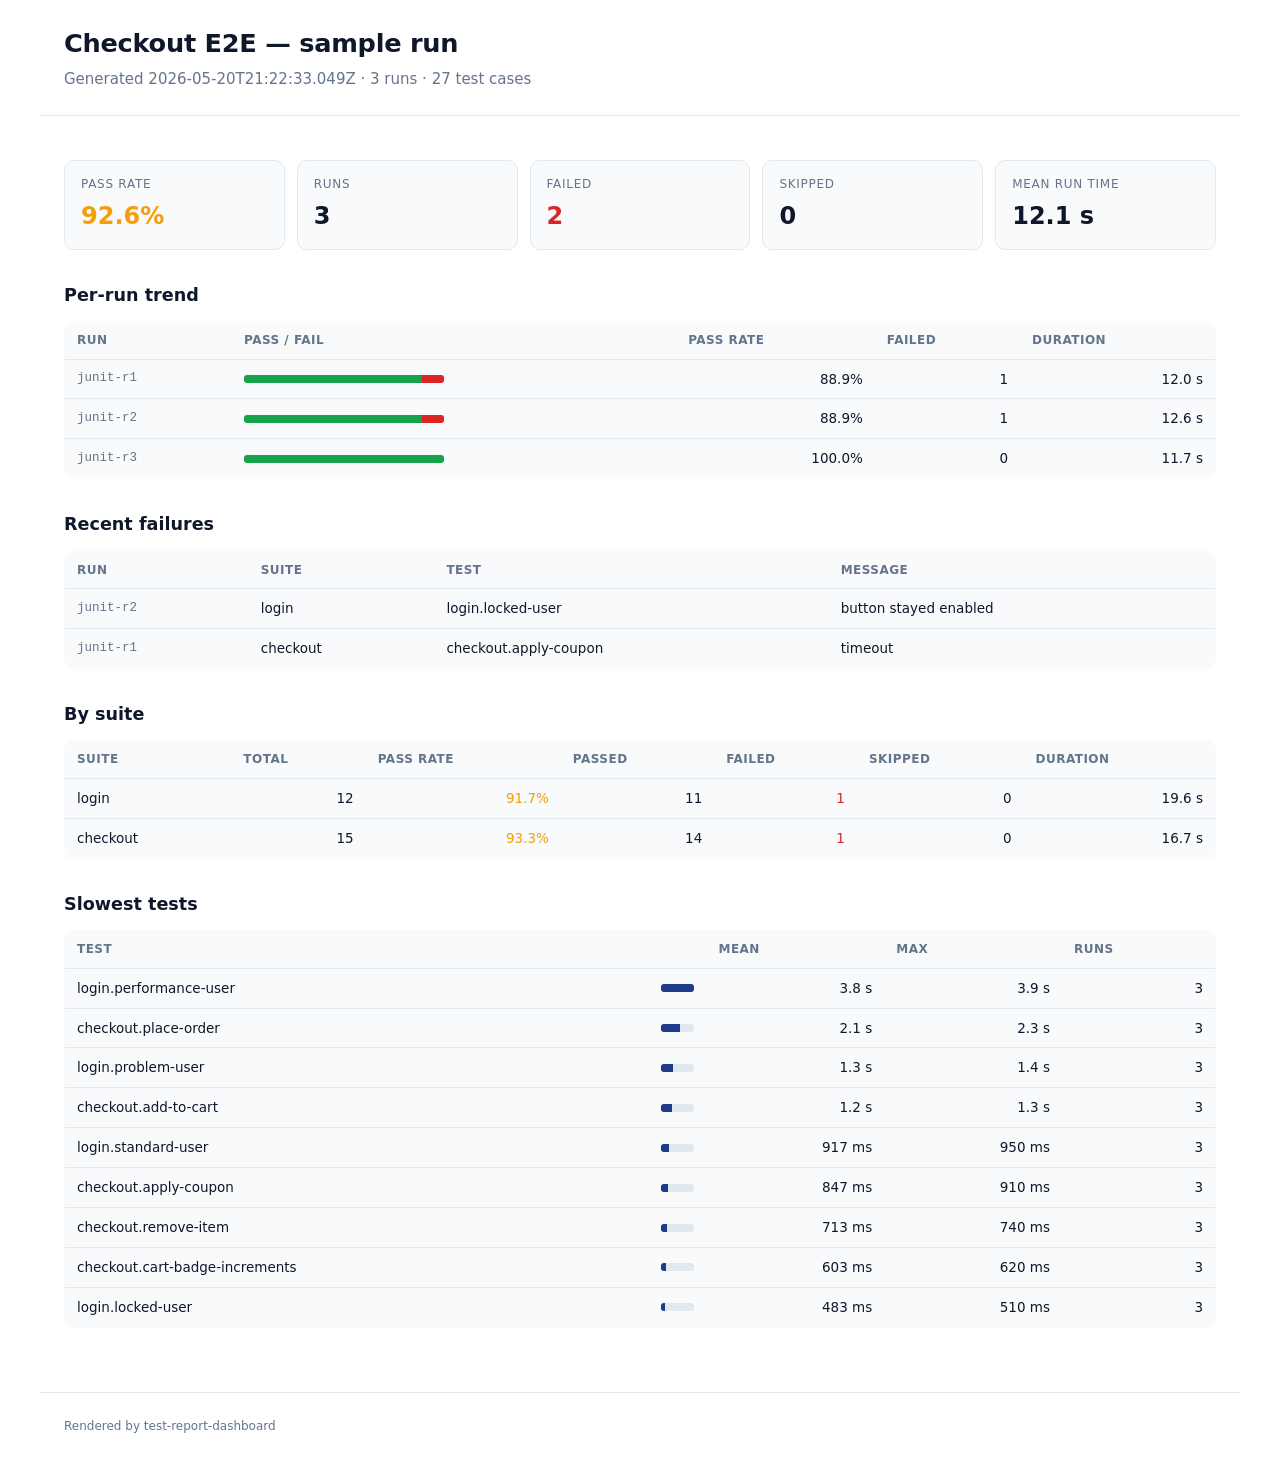
<file: demo/dashboard.html>
<!doctype html>
<html lang="en">
<head>
  <meta charset="utf-8" />
  <meta name="viewport" content="width=device-width, initial-scale=1" />
  <title>Checkout E2E — sample run</title>
  <style>
:root {
  --bg: #ffffff;
  --bg-alt: #f8fafc;
  --ink: #0f172a;
  --ink-muted: #64748b;
  --border: #e2e8f0;
  --good: #16a34a;
  --warn: #f59e0b;
  --bad: #dc2626;
  --accent: #1e3a8a;
  font-size: 16px;
}
@media (prefers-color-scheme: dark) {
  :root {
    --bg: #0f172a;
    --bg-alt: #1e293b;
    --ink: #f1f5f9;
    --ink-muted: #94a3b8;
    --border: #334155;
    --good: #4ade80;
    --warn: #fbbf24;
    --bad: #f87171;
    --accent: #93c5fd;
  }
}
* { box-sizing: border-box; }
body {
  margin: 0;
  background: var(--bg);
  color: var(--ink);
  font: 15px/1.55 ui-sans-serif, system-ui, -apple-system, "Segoe UI", sans-serif;
}
header, main, footer { max-width: 1200px; margin: 0 auto; padding: 24px; }
header { border-bottom: 1px solid var(--border); }
h1 { margin: 0 0 4px; font-size: 1.6rem; letter-spacing: -0.01em; }
h2 { font-size: 1.1rem; margin: 32px 0 12px; }
.muted { color: var(--ink-muted); margin: 0; }
.cards { display: grid; grid-template-columns: repeat(auto-fit, minmax(150px, 1fr)); gap: 12px; margin-top: 20px; }
.card {
  background: var(--bg-alt); border: 1px solid var(--border); border-radius: 10px;
  padding: 14px 16px; display: flex; flex-direction: column; gap: 4px;
}
.card .label { color: var(--ink-muted); font-size: 12px; text-transform: uppercase; letter-spacing: 0.06em; }
.card .value { font-size: 1.5rem; font-weight: 600; }
.value.good { color: var(--good); }
.value.warn { color: var(--warn); }
.value.bad  { color: var(--bad); }
table { width: 100%; border-collapse: collapse; background: var(--bg-alt); border: 1px solid var(--border); border-radius: 10px; overflow: hidden; }
th, td { padding: 9px 12px; text-align: left; border-bottom: 1px solid var(--border); font-size: 13.5px; }
tbody tr:last-child td { border-bottom: 0; }
th { background: transparent; color: var(--ink-muted); font-weight: 600; font-size: 12px; text-transform: uppercase; letter-spacing: 0.04em; }
.num { text-align: right; font-variant-numeric: tabular-nums; }
.mono { font-family: ui-monospace, SFMono-Regular, Menlo, monospace; font-size: 12.5px; color: var(--ink-muted); }
.num.good { color: var(--good); }
.num.warn { color: var(--warn); }
.num.bad  { color: var(--bad); }
.bar { display: flex; height: 8px; border-radius: 3px; overflow: hidden; background: var(--border); width: 200px; }
.bar-pass { background: var(--good); }
.bar-fail { background: var(--bad); }
.meter { width: 100%; height: 8px; background: var(--border); border-radius: 3px; overflow: hidden; }
.meter-fill { height: 100%; background: var(--accent); }
.ellipsis { max-width: 380px; overflow: hidden; white-space: nowrap; text-overflow: ellipsis; }
footer { color: var(--ink-muted); font-size: 12px; border-top: 1px solid var(--border); margin-top: 40px; }
</style>
</head>
<body>
  <header>
    <h1>Checkout E2E — sample run</h1>
    <p class="muted">Generated 2026-05-20T21:22:33.049Z · 3 runs · 27 test cases</p>
  </header>
  <main>
    <section class="cards">
    <div class="card"><span class="label">Pass rate</span><span class="value warn">92.6%</span></div>
    <div class="card"><span class="label">Runs</span><span class="value">3</span></div>
    <div class="card"><span class="label">Failed</span><span class="value bad">2</span></div>
    <div class="card"><span class="label">Skipped</span><span class="value">0</span></div>
    <div class="card"><span class="label">Mean run time</span><span class="value">12.1 s</span></div>
  </section>
    <section><h2>Per-run trend</h2>
    <table>
      <thead><tr><th>Run</th><th>Pass / Fail</th><th>Pass rate</th><th>Failed</th><th>Duration</th></tr></thead>
      <tbody><tr>
        <td class="mono">junit-r1</td>
        <td>
          <div class="bar">
            <span class="bar-pass" style="width:178px" title="8 passed"></span>
            <span class="bar-fail" style="width:22px" title="1 failed"></span>
          </div>
        </td>
        <td class="num">88.9%</td>
        <td class="num">1</td>
        <td class="num">12.0 s</td>
      </tr>
<tr>
        <td class="mono">junit-r2</td>
        <td>
          <div class="bar">
            <span class="bar-pass" style="width:178px" title="8 passed"></span>
            <span class="bar-fail" style="width:22px" title="1 failed"></span>
          </div>
        </td>
        <td class="num">88.9%</td>
        <td class="num">1</td>
        <td class="num">12.6 s</td>
      </tr>
<tr>
        <td class="mono">junit-r3</td>
        <td>
          <div class="bar">
            <span class="bar-pass" style="width:200px" title="9 passed"></span>
            <span class="bar-fail" style="width:0px" title="0 failed"></span>
          </div>
        </td>
        <td class="num">100.0%</td>
        <td class="num">0</td>
        <td class="num">11.7 s</td>
      </tr></tbody>
    </table>
  </section>
    <section><h2>Recent failures</h2>
    <table>
      <thead><tr><th>Run</th><th>Suite</th><th>Test</th><th>Message</th></tr></thead>
      <tbody><tr>
      <td class="mono">junit-r2</td>
      <td>login</td>
      <td class="ellipsis" title="login.locked-user">login.locked-user</td>
      <td class="ellipsis" title="button stayed enabled">button stayed enabled</td>
    </tr>
<tr>
      <td class="mono">junit-r1</td>
      <td>checkout</td>
      <td class="ellipsis" title="checkout.apply-coupon">checkout.apply-coupon</td>
      <td class="ellipsis" title="timeout">timeout</td>
    </tr></tbody>
    </table>
  </section>
    <section><h2>By suite</h2>
    <table>
      <thead><tr><th>Suite</th><th>Total</th><th>Pass rate</th><th>Passed</th><th>Failed</th><th>Skipped</th><th>Duration</th></tr></thead>
      <tbody><tr>
      <td>login</td>
      <td class="num">12</td>
      <td class="num warn">91.7%</td>
      <td class="num">11</td>
      <td class="num bad">1</td>
      <td class="num">0</td>
      <td class="num">19.6 s</td>
    </tr>
<tr>
      <td>checkout</td>
      <td class="num">15</td>
      <td class="num warn">93.3%</td>
      <td class="num">14</td>
      <td class="num bad">1</td>
      <td class="num">0</td>
      <td class="num">16.7 s</td>
    </tr></tbody>
    </table>
  </section>
    <section><h2>Slowest tests</h2>
    <table>
      <thead><tr><th>Test</th><th></th><th>Mean</th><th>Max</th><th>Runs</th></tr></thead>
      <tbody><tr>
        <td class="ellipsis" title="login.performance-user">login.performance-user</td>
        <td><div class="meter"><div class="meter-fill" style="width:100%"></div></div></td>
        <td class="num">3.8 s</td>
        <td class="num">3.9 s</td>
        <td class="num">3</td>
      </tr>
<tr>
        <td class="ellipsis" title="checkout.place-order">checkout.place-order</td>
        <td><div class="meter"><div class="meter-fill" style="width:56%"></div></div></td>
        <td class="num">2.1 s</td>
        <td class="num">2.3 s</td>
        <td class="num">3</td>
      </tr>
<tr>
        <td class="ellipsis" title="login.problem-user">login.problem-user</td>
        <td><div class="meter"><div class="meter-fill" style="width:35%"></div></div></td>
        <td class="num">1.3 s</td>
        <td class="num">1.4 s</td>
        <td class="num">3</td>
      </tr>
<tr>
        <td class="ellipsis" title="checkout.add-to-cart">checkout.add-to-cart</td>
        <td><div class="meter"><div class="meter-fill" style="width:33%"></div></div></td>
        <td class="num">1.2 s</td>
        <td class="num">1.3 s</td>
        <td class="num">3</td>
      </tr>
<tr>
        <td class="ellipsis" title="login.standard-user">login.standard-user</td>
        <td><div class="meter"><div class="meter-fill" style="width:24%"></div></div></td>
        <td class="num">917 ms</td>
        <td class="num">950 ms</td>
        <td class="num">3</td>
      </tr>
<tr>
        <td class="ellipsis" title="checkout.apply-coupon">checkout.apply-coupon</td>
        <td><div class="meter"><div class="meter-fill" style="width:22%"></div></div></td>
        <td class="num">847 ms</td>
        <td class="num">910 ms</td>
        <td class="num">3</td>
      </tr>
<tr>
        <td class="ellipsis" title="checkout.remove-item">checkout.remove-item</td>
        <td><div class="meter"><div class="meter-fill" style="width:19%"></div></div></td>
        <td class="num">713 ms</td>
        <td class="num">740 ms</td>
        <td class="num">3</td>
      </tr>
<tr>
        <td class="ellipsis" title="checkout.cart-badge-increments">checkout.cart-badge-increments</td>
        <td><div class="meter"><div class="meter-fill" style="width:16%"></div></div></td>
        <td class="num">603 ms</td>
        <td class="num">620 ms</td>
        <td class="num">3</td>
      </tr>
<tr>
        <td class="ellipsis" title="login.locked-user">login.locked-user</td>
        <td><div class="meter"><div class="meter-fill" style="width:13%"></div></div></td>
        <td class="num">483 ms</td>
        <td class="num">510 ms</td>
        <td class="num">3</td>
      </tr></tbody>
    </table>
  </section>
  </main>
  <footer><p class="muted">Rendered by test-report-dashboard</p></footer>
  <script>window.__REPORT__ = {"totalRuns":3,"totalTests":27,"passRate":0.9259,"meanDurationMs":12107,"perRun":[{"runId":"junit-r1","total":9,"passed":8,"failed":1,"skipped":0,"passRate":0.8889,"durationMs":11980},{"runId":"junit-r2","total":9,"passed":8,"failed":1,"skipped":0,"passRate":0.8889,"durationMs":12600},{"runId":"junit-r3","total":9,"passed":9,"failed":0,"skipped":0,"passRate":1,"durationMs":11740}],"perSuite":[{"name":"login","total":12,"passed":11,"failed":1,"skipped":0,"passRate":0.9167,"durationMs":19650},{"name":"checkout","total":15,"passed":14,"failed":1,"skipped":0,"passRate":0.9333,"durationMs":16670}],"slowestTests":[{"id":"login.performance-user","meanMs":3813,"maxMs":3920,"runs":3},{"id":"checkout.place-order","meanMs":2150,"maxMs":2300,"runs":3},{"id":"login.problem-user","meanMs":1337,"maxMs":1400,"runs":3},{"id":"checkout.add-to-cart","meanMs":1243,"maxMs":1340,"runs":3},{"id":"login.standard-user","meanMs":917,"maxMs":950,"runs":3},{"id":"checkout.apply-coupon","meanMs":847,"maxMs":910,"runs":3},{"id":"checkout.remove-item","meanMs":713,"maxMs":740,"runs":3},{"id":"checkout.cart-badge-increments","meanMs":603,"maxMs":620,"runs":3},{"id":"login.locked-user","meanMs":483,"maxMs":510,"runs":3}],"recentFailures":[{"id":"login.locked-user","suite":"login","runId":"junit-r2","message":"button stayed enabled"},{"id":"checkout.apply-coupon","suite":"checkout","runId":"junit-r1","message":"timeout"}]};</script>
</body>
</html>
</file>
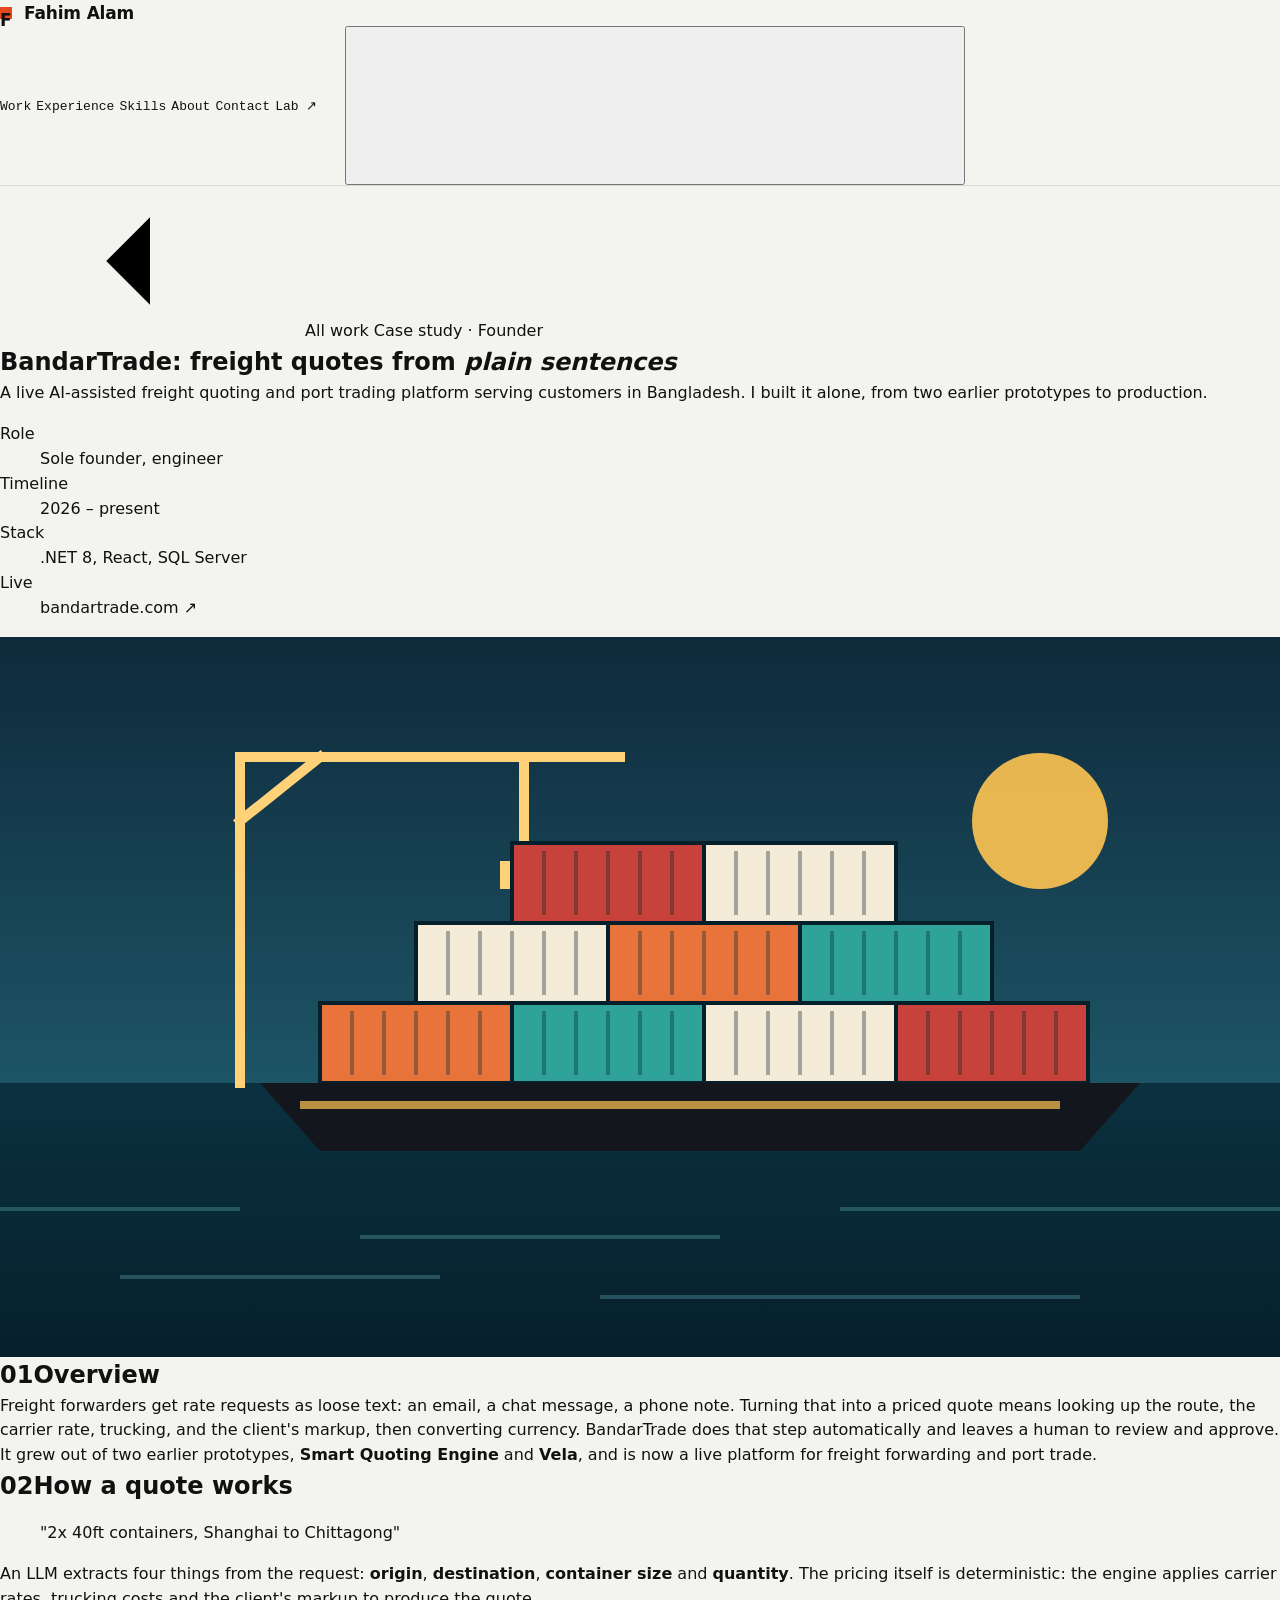
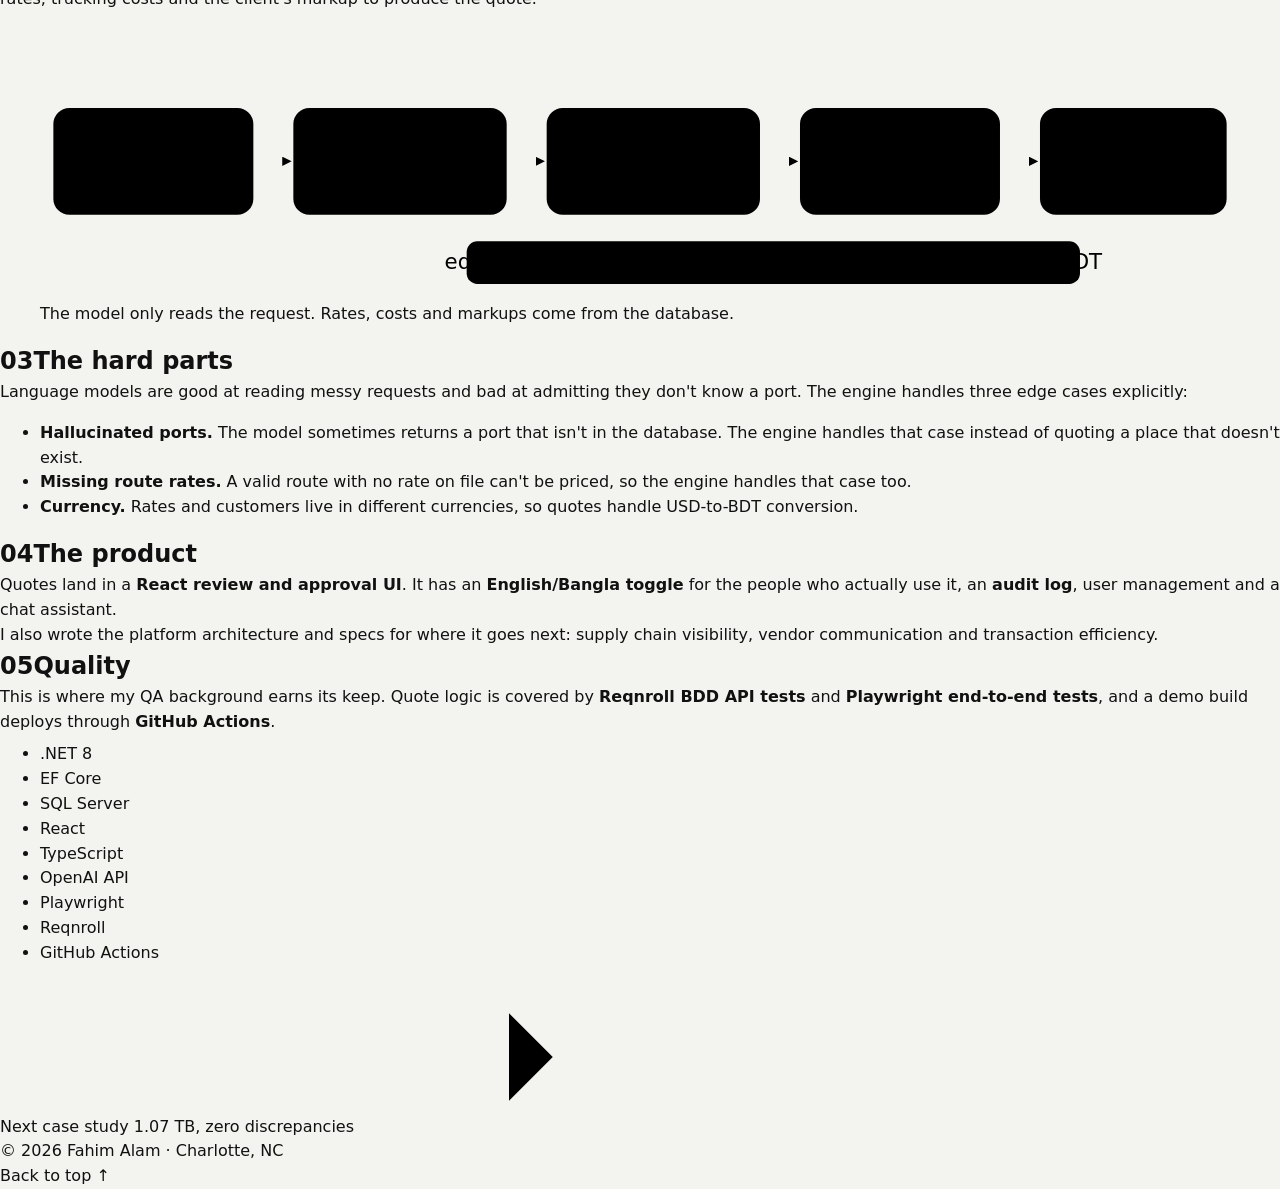
<file: work/bandartrade.html>
<!doctype html>
<html lang="en">
<head>
  <meta charset="utf-8" />
  <meta name="viewport" content="width=device-width, initial-scale=1" />
  <title>BandarTrade case study — Fahim Alam</title>
  <meta name="description" content="How I built BandarTrade, a live AI-assisted freight quoting platform for customers in Bangladesh." />
  <meta name="author" content="Fahim Alam" />
  <meta name="theme-color" content="#f5f3ee" media="(prefers-color-scheme: light)" />
  <meta name="theme-color" content="#0b0b0d" media="(prefers-color-scheme: dark)" />

  <meta property="og:title" content="BandarTrade case study — Fahim Alam" />
  <meta property="og:description" content="How I built BandarTrade, a live AI-assisted freight quoting platform for customers in Bangladesh." />
  <meta property="og:type" content="website" />
  <meta property="og:image" content="../assets/headshot.jpg" />

  <link rel="icon" href="data:image/svg+xml,%3Csvg xmlns='http://www.w3.org/2000/svg' viewBox='0 0 100 100'%3E%3Crect width='100' height='100' rx='24' fill='%2317150f'/%3E%3Ctext x='50' y='72' font-family='Georgia,serif' font-size='66' text-anchor='middle' fill='%23ffc552'%3EF%3C/text%3E%3C/svg%3E" />
  <link rel="preconnect" href="https://fonts.googleapis.com" />
  <link rel="preconnect" href="https://fonts.gstatic.com" crossorigin />
  <link rel="stylesheet" href="https://fonts.googleapis.com/css2?family=Geist+Mono:wght@400;500&family=Geist:wght@400;500;600&family=Instrument+Serif:ital@0;1&display=swap" />
  <link rel="stylesheet" href="../styles.css" />
  <script>
    (function () {
      document.documentElement.classList.add('js');
      try {
        var t = localStorage.getItem('theme');
        if (t === 'light' || t === 'dark') document.documentElement.setAttribute('data-theme', t);
      } catch (e) {}
    })();
  </script>
</head>
<body data-root="../">
  <svg width="0" height="0" style="position:absolute" aria-hidden="true">
    <symbol id="i-arrow" viewBox="0 0 24 24"><path d="M7 17 17 7M7 7h10v10"/></symbol>
    <symbol id="i-right" viewBox="0 0 24 24"><path d="M5 12h14M12 5l7 7-7 7"/></symbol>
    <symbol id="i-mail" viewBox="0 0 24 24"><rect x="2" y="4" width="20" height="16" rx="2"/><path d="m22 7-8.97 5.7a1.94 1.94 0 0 1-2.06 0L2 7"/></symbol>
    <symbol id="i-github" viewBox="0 0 24 24"><path d="M15 22v-4a4.8 4.8 0 0 0-1-3.5c3 0 6-2 6-5.5.08-1.25-.27-2.48-1-3.5.28-1.15.28-2.35 0-3.5 0 0-1 0-3 1.5-2.64-.5-5.36-.5-8 0C6 2 5 2 5 2c-.3 1.15-.3 2.35 0 3.5A5.4 5.4 0 0 0 4 9c0 3.5 3 5.5 6 5.5-.39.49-.68 1.05-.85 1.65-.17.6-.22 1.23-.15 1.85v4"/><path d="M9 18c-4.51 2-5-2-7-2"/></symbol>
    <symbol id="i-linkedin" viewBox="0 0 24 24"><path d="M16 8a6 6 0 0 1 6 6v7h-4v-7a2 2 0 0 0-4 0v7h-4v-7a6 6 0 0 1 6-6z"/><rect x="2" y="9" width="4" height="12"/><circle cx="4" cy="4" r="2"/></symbol>
    <symbol id="i-file" viewBox="0 0 24 24"><path d="M15 2H6a2 2 0 0 0-2 2v16a2 2 0 0 0 2 2h12a2 2 0 0 0 2-2V7Z"/><path d="M14 2v4a2 2 0 0 0 2 2h4M16 13H8M16 17H8M10 9H8"/></symbol>
    <symbol id="i-pin" viewBox="0 0 24 24"><path d="M20 10c0 6-8 12-8 12s-8-6-8-12a8 8 0 0 1 16 0Z"/><circle cx="12" cy="10" r="3"/></symbol>
    <symbol id="i-plus" viewBox="0 0 24 24"><path d="M12 5v14M5 12h14"/></symbol>
    <symbol id="i-sun" viewBox="0 0 24 24"><circle cx="12" cy="12" r="4"/><path d="M12 2v2M12 20v2M4.93 4.93l1.41 1.41M17.66 17.66l1.41 1.41M2 12h2M20 12h2M6.34 17.66l-1.41 1.41M19.07 4.93l-1.41 1.41"/></symbol>
    <symbol id="i-moon" viewBox="0 0 24 24"><path d="M12 3a6 6 0 0 0 9 9 9 9 0 1 1-9-9Z"/></symbol>
  </svg>

  <a href="#main" class="skip-link">Skip to content</a>

  <header class="site-header">
    <div class="container header-row">
      <a href="../" class="brand" aria-label="Fahim Alam, home">
        <span class="brand-mark" aria-hidden="true">F</span>
        <span class="brand-name">Fahim Alam</span>
      </a>
      <nav class="nav" aria-label="Primary">
        <div class="nav-links">
          <a href="../#work">Work</a>
          <a href="../#experience">Experience</a>
          <a href="../#skills">Skills</a>
          <a href="../#about">About</a>
          <a href="../#contact">Contact</a>
          <a href="../lab/" class="nav-lab">Lab ↗</a>
        </div>
        <button class="theme-toggle" type="button" aria-label="Toggle dark mode">
          <svg class="icon icon-moon"><use href="../#i-moon"/></svg>
          <svg class="icon icon-sun"><use href="../#i-sun"/></svg>
        </button>
      </nav>
    </div>
  </header>

  <main id="main">
    <section class="case-hero">
      <div class="container">
        <a class="back" href="../#work"><svg class="icon" style="transform:rotate(180deg)"><use href="#i-right"/></svg> All work</a>
        <span class="section-num">Case study · Founder</span>
        <h1>BandarTrade: freight quotes from <em>plain sentences</em></h1>
        <p class="lede">A live AI-assisted freight quoting and port trading platform serving customers in Bangladesh. I built it alone, from two earlier prototypes to production.</p>
        <dl class="case-meta">
          <div><dt>Role</dt><dd>Sole founder, engineer</dd></div>
          <div><dt>Timeline</dt><dd>2026 – present</dd></div>
          <div><dt>Stack</dt><dd>.NET 8, React, SQL Server</dd></div>
          <div><dt>Live</dt><dd><a href="https://bandartrade.com" target="_blank" rel="noopener">bandartrade.com ↗</a></dd></div>
        </dl>
      </div>
    </section>

    <div class="container">
      <div class="case-cover" data-shot="bandartrade">
        <img src="../assets/covers/bandartrade.svg" alt="" />
      </div>
    </div>

    <div class="container case-body">
      <section class="case-section">
        <h2><span>01</span>Overview</h2>
        <div class="prose">
          <p>Freight forwarders get rate requests as loose text: an email, a chat message, a phone note. Turning that into a priced quote means looking up the route, the carrier rate, trucking, and the client's markup, then converting currency. BandarTrade does that step automatically and leaves a human to review and approve.</p>
          <p>It grew out of two earlier prototypes, <strong>Smart Quoting Engine</strong> and <strong>Vela</strong>, and is now a live platform for freight forwarding and port trade.</p>
        </div>
      </section>

      <section class="case-section">
        <h2><span>02</span>How a quote works</h2>
        <div class="prose">
          <blockquote>"2x 40ft containers, Shanghai to Chittagong"</blockquote>
          <p>An LLM extracts four things from the request: <strong>origin</strong>, <strong>destination</strong>, <strong>container size</strong> and <strong>quantity</strong>. The pricing itself is deterministic: the engine applies carrier rates, trucking costs and the client's markup to produce the quote.</p>
          <figure class="diagram">
            <svg viewBox="0 0 900 200" role="img" aria-labelledby="d1t">
              <title id="d1t">Quote pipeline: request text, LLM extraction, guardrails, pricing, then review and approval</title>
              <defs><marker id="ah" viewBox="0 0 10 10" refX="9" refY="5" markerWidth="7" markerHeight="7" orient="auto"><path d="M0 0L10 5L0 10z" class="d-head"/></marker></defs>
              <rect class="d-box" x="10" y="60" width="150" height="80" rx="12"/>
              <text class="d-text" x="85" y="95" text-anchor="middle">Rate request</text>
              <text class="d-sub" x="85" y="115" text-anchor="middle">free text</text>
              <rect class="d-box-accent" x="190" y="60" width="160" height="80" rx="12"/>
              <text class="d-text" x="270" y="95" text-anchor="middle">LLM extraction</text>
              <text class="d-sub" x="270" y="115" text-anchor="middle">route · size · qty</text>
              <rect class="d-box" x="380" y="60" width="160" height="80" rx="12"/>
              <text class="d-text" x="460" y="95" text-anchor="middle">Guardrails</text>
              <text class="d-sub" x="460" y="115" text-anchor="middle">port + rate checks</text>
              <rect class="d-box" x="570" y="60" width="150" height="80" rx="12"/>
              <text class="d-text" x="645" y="95" text-anchor="middle">Pricing</text>
              <text class="d-sub" x="645" y="115" text-anchor="middle">rates + markup</text>
              <rect class="d-box-accent" x="750" y="60" width="140" height="80" rx="12"/>
              <text class="d-text" x="820" y="95" text-anchor="middle">Review</text>
              <text class="d-sub" x="820" y="115" text-anchor="middle">human approves</text>
              <path class="d-line" d="M160 100h28" marker-end="url(#ah)"/>
              <path class="d-line" d="M350 100h28" marker-end="url(#ah)"/>
              <path class="d-line" d="M540 100h28" marker-end="url(#ah)"/>
              <path class="d-line" d="M720 100h28" marker-end="url(#ah)"/>
              <rect class="d-warn" x="320" y="160" width="460" height="32" rx="8"/>
              <text class="d-sub" x="550" y="181" text-anchor="middle">edge cases: invented ports · missing route rates · USD → BDT</text>
              <path class="d-line" d="M460 140v18" />
              <path class="d-line" d="M645 140v18" />
            </svg>
            <figcaption>The model only reads the request. Rates, costs and markups come from the database.</figcaption>
          </figure>
        </div>
      </section>

      <section class="case-section">
        <h2><span>03</span>The hard parts</h2>
        <div class="prose">
          <p>Language models are good at reading messy requests and bad at admitting they don't know a port. The engine handles three edge cases explicitly:</p>
          <ul>
            <li><strong>Hallucinated ports.</strong> The model sometimes returns a port that isn't in the database. The engine handles that case instead of quoting a place that doesn't exist.</li>
            <li><strong>Missing route rates.</strong> A valid route with no rate on file can't be priced, so the engine handles that case too.</li>
            <li><strong>Currency.</strong> Rates and customers live in different currencies, so quotes handle USD-to-BDT conversion.</li>
          </ul>
        </div>
      </section>

      <section class="case-section">
        <h2><span>04</span>The product</h2>
        <div class="prose">
          <p>Quotes land in a <strong>React review and approval UI</strong>. It has an <strong>English/Bangla toggle</strong> for the people who actually use it, an <strong>audit log</strong>, user management and a chat assistant.</p>
          <p>I also wrote the platform architecture and specs for where it goes next: supply chain visibility, vendor communication and transaction efficiency.</p>
        </div>
      </section>

      <section class="case-section">
        <h2><span>05</span>Quality</h2>
        <div class="prose">
          <p>This is where my QA background earns its keep. Quote logic is covered by <strong>Reqnroll BDD API tests</strong> and <strong>Playwright end-to-end tests</strong>, and a demo build deploys through <strong>GitHub Actions</strong>.</p>
          <ul class="tags" style="margin-top:8px"><li>.NET 8</li><li>EF Core</li><li>SQL Server</li><li>React</li><li>TypeScript</li><li>OpenAI API</li><li>Playwright</li><li>Reqnroll</li><li>GitHub Actions</li></ul>
        </div>
      </section>

      <nav class="case-next" aria-label="Next case study">
        <span class="section-num" style="margin:0">Next case study</span>
        <a class="next" href="tenant-migration.html">1.07 TB, zero discrepancies <svg class="icon"><use href="#i-right"/></svg></a>
      </nav>
    </div>
  </main>

  <footer class="site-footer">
    <div class="container footer-row">
      <p>© <span data-year>2026</span> Fahim Alam · Charlotte, NC</p>
      <p><a href="#main">Back to top ↑</a></p>
    </div>
  </footer>

  <script src="../main.js" defer></script>
</body>
</html>
</file>
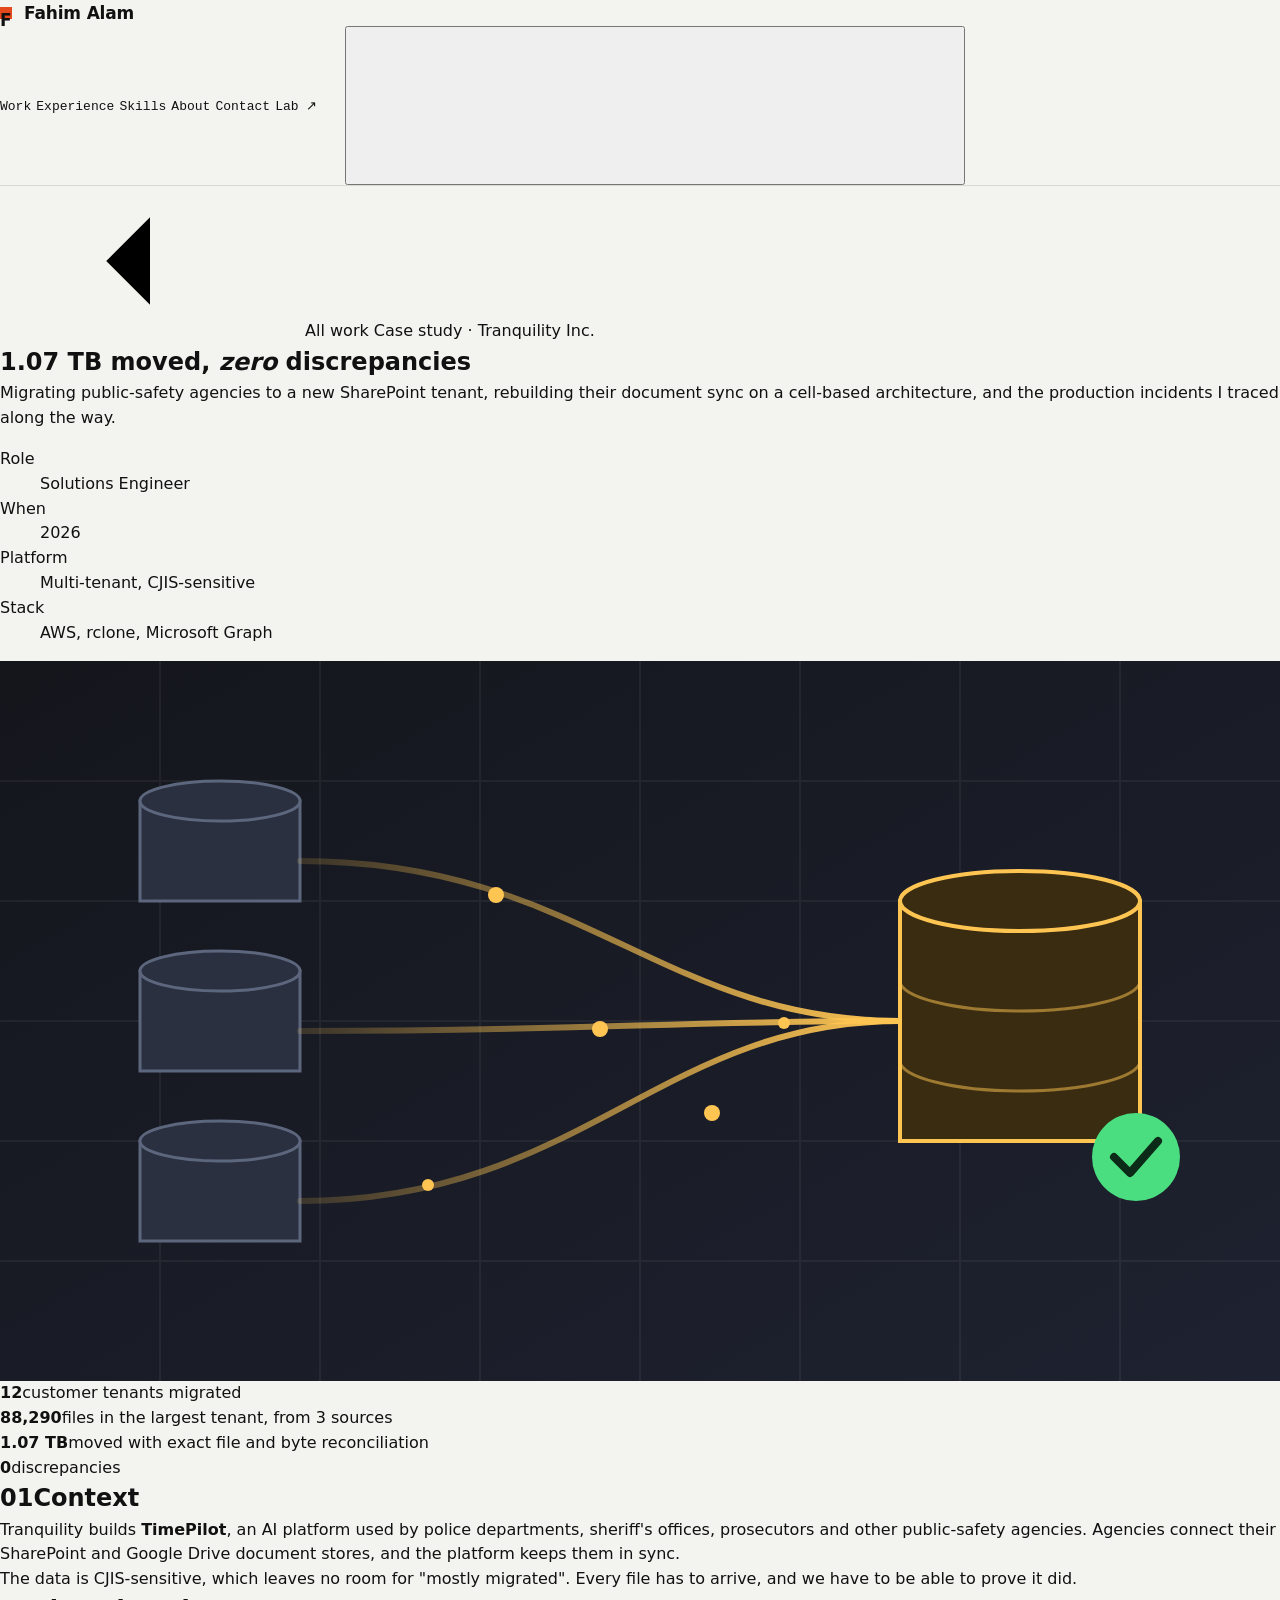
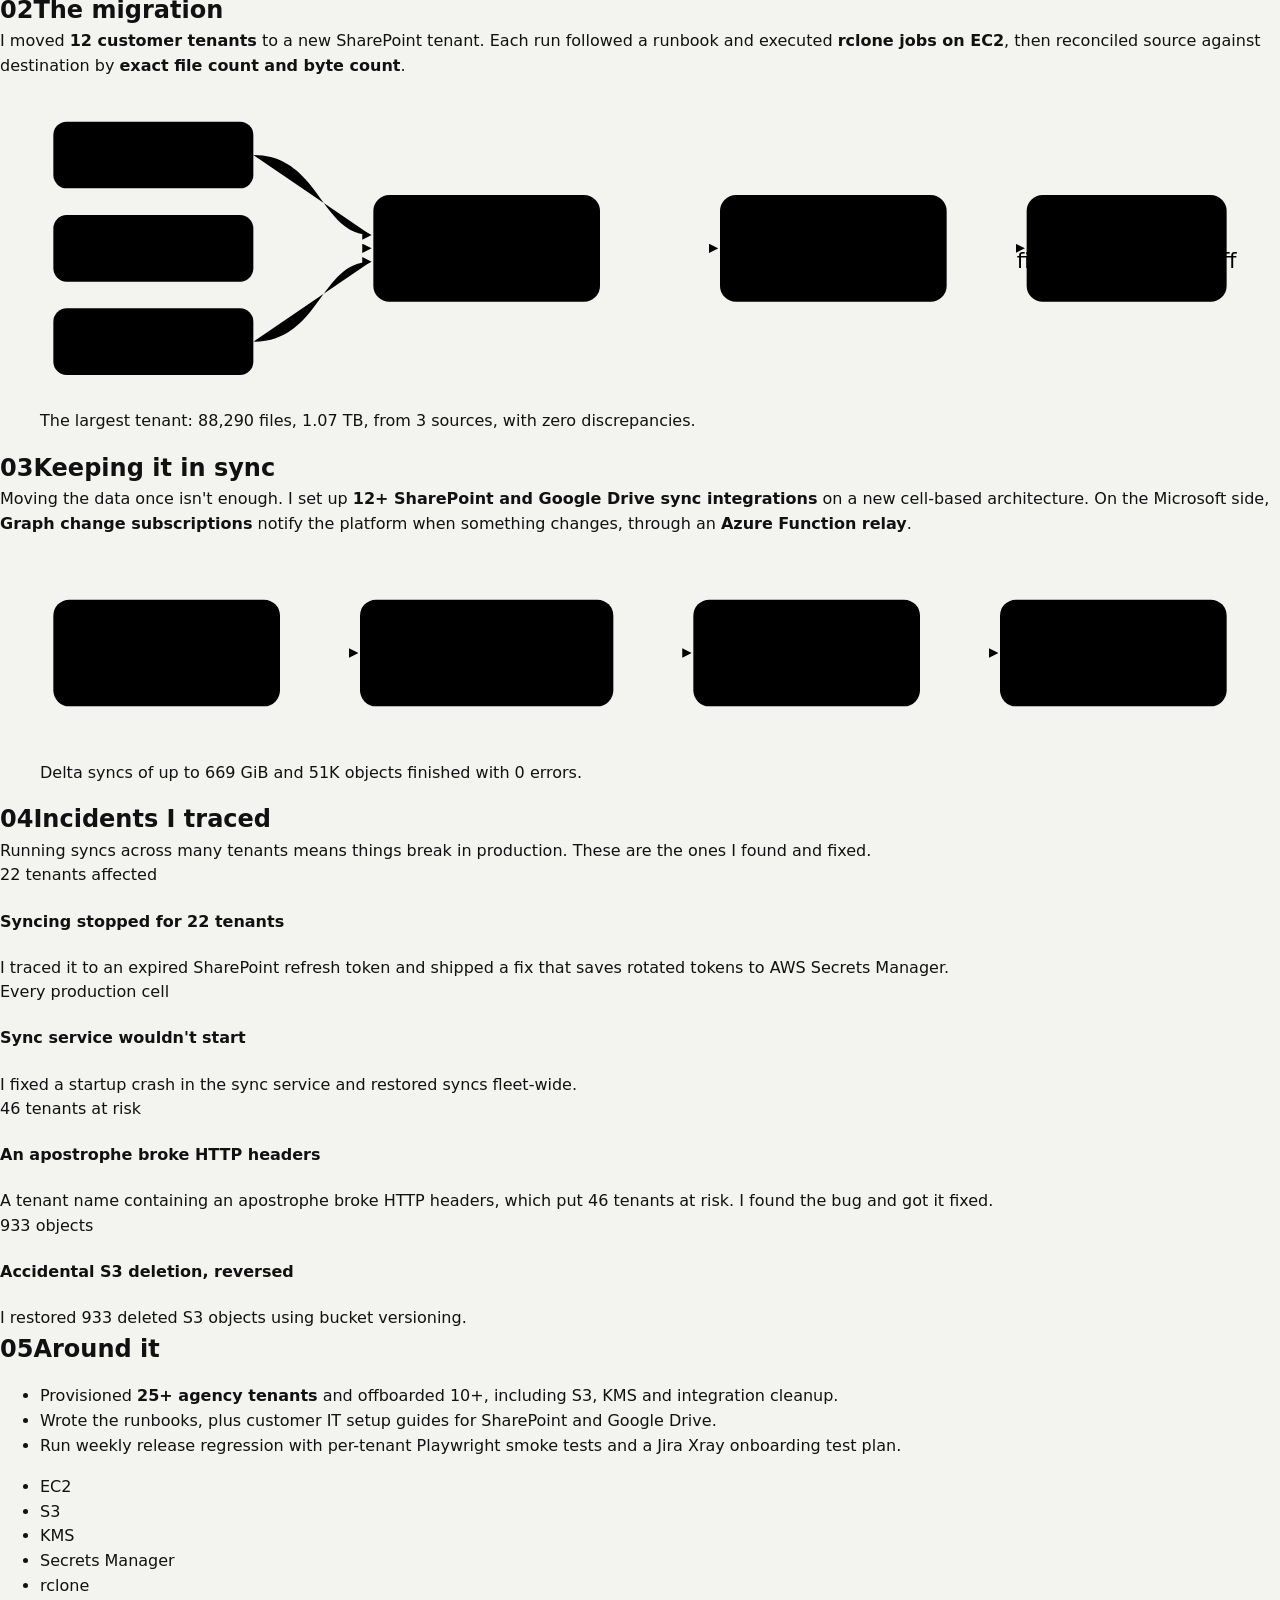
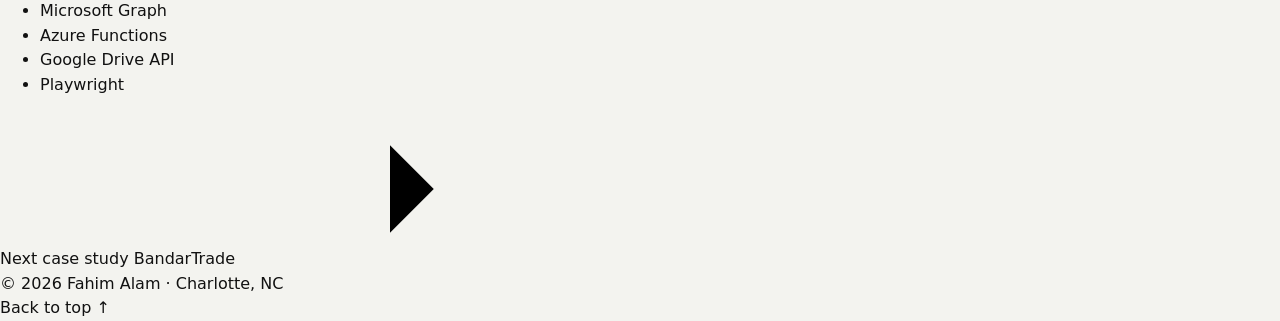
<file: work/tenant-migration.html>
<!doctype html>
<html lang="en">
<head>
  <meta charset="utf-8" />
  <meta name="viewport" content="width=device-width, initial-scale=1" />
  <title>Tenant migration case study — Fahim Alam</title>
  <meta name="description" content="Migrating 12 public-safety tenants to a new SharePoint tenant: 1.07 TB with zero discrepancies, rebuilt sync, and the incidents traced along the way." />
  <meta name="author" content="Fahim Alam" />
  <meta name="theme-color" content="#f5f3ee" media="(prefers-color-scheme: light)" />
  <meta name="theme-color" content="#0b0b0d" media="(prefers-color-scheme: dark)" />

  <meta property="og:title" content="Tenant migration case study — Fahim Alam" />
  <meta property="og:description" content="Migrating 12 public-safety tenants to a new SharePoint tenant: 1.07 TB with zero discrepancies, rebuilt sync, and the incidents traced along the way." />
  <meta property="og:type" content="website" />
  <meta property="og:image" content="../assets/headshot.jpg" />

  <link rel="icon" href="data:image/svg+xml,%3Csvg xmlns='http://www.w3.org/2000/svg' viewBox='0 0 100 100'%3E%3Crect width='100' height='100' rx='24' fill='%2317150f'/%3E%3Ctext x='50' y='72' font-family='Georgia,serif' font-size='66' text-anchor='middle' fill='%23ffc552'%3EF%3C/text%3E%3C/svg%3E" />
  <link rel="preconnect" href="https://fonts.googleapis.com" />
  <link rel="preconnect" href="https://fonts.gstatic.com" crossorigin />
  <link rel="stylesheet" href="https://fonts.googleapis.com/css2?family=Geist+Mono:wght@400;500&family=Geist:wght@400;500;600&family=Instrument+Serif:ital@0;1&display=swap" />
  <link rel="stylesheet" href="../styles.css" />
  <script>
    (function () {
      document.documentElement.classList.add('js');
      try {
        var t = localStorage.getItem('theme');
        if (t === 'light' || t === 'dark') document.documentElement.setAttribute('data-theme', t);
      } catch (e) {}
    })();
  </script>
</head>
<body data-root="../">
  <svg width="0" height="0" style="position:absolute" aria-hidden="true">
    <symbol id="i-arrow" viewBox="0 0 24 24"><path d="M7 17 17 7M7 7h10v10"/></symbol>
    <symbol id="i-right" viewBox="0 0 24 24"><path d="M5 12h14M12 5l7 7-7 7"/></symbol>
    <symbol id="i-mail" viewBox="0 0 24 24"><rect x="2" y="4" width="20" height="16" rx="2"/><path d="m22 7-8.97 5.7a1.94 1.94 0 0 1-2.06 0L2 7"/></symbol>
    <symbol id="i-github" viewBox="0 0 24 24"><path d="M15 22v-4a4.8 4.8 0 0 0-1-3.5c3 0 6-2 6-5.5.08-1.25-.27-2.48-1-3.5.28-1.15.28-2.35 0-3.5 0 0-1 0-3 1.5-2.64-.5-5.36-.5-8 0C6 2 5 2 5 2c-.3 1.15-.3 2.35 0 3.5A5.4 5.4 0 0 0 4 9c0 3.5 3 5.5 6 5.5-.39.49-.68 1.05-.85 1.65-.17.6-.22 1.23-.15 1.85v4"/><path d="M9 18c-4.51 2-5-2-7-2"/></symbol>
    <symbol id="i-linkedin" viewBox="0 0 24 24"><path d="M16 8a6 6 0 0 1 6 6v7h-4v-7a2 2 0 0 0-4 0v7h-4v-7a6 6 0 0 1 6-6z"/><rect x="2" y="9" width="4" height="12"/><circle cx="4" cy="4" r="2"/></symbol>
    <symbol id="i-file" viewBox="0 0 24 24"><path d="M15 2H6a2 2 0 0 0-2 2v16a2 2 0 0 0 2 2h12a2 2 0 0 0 2-2V7Z"/><path d="M14 2v4a2 2 0 0 0 2 2h4M16 13H8M16 17H8M10 9H8"/></symbol>
    <symbol id="i-pin" viewBox="0 0 24 24"><path d="M20 10c0 6-8 12-8 12s-8-6-8-12a8 8 0 0 1 16 0Z"/><circle cx="12" cy="10" r="3"/></symbol>
    <symbol id="i-plus" viewBox="0 0 24 24"><path d="M12 5v14M5 12h14"/></symbol>
    <symbol id="i-sun" viewBox="0 0 24 24"><circle cx="12" cy="12" r="4"/><path d="M12 2v2M12 20v2M4.93 4.93l1.41 1.41M17.66 17.66l1.41 1.41M2 12h2M20 12h2M6.34 17.66l-1.41 1.41M19.07 4.93l-1.41 1.41"/></symbol>
    <symbol id="i-moon" viewBox="0 0 24 24"><path d="M12 3a6 6 0 0 0 9 9 9 9 0 1 1-9-9Z"/></symbol>
  </svg>

  <a href="#main" class="skip-link">Skip to content</a>

  <header class="site-header">
    <div class="container header-row">
      <a href="../" class="brand" aria-label="Fahim Alam, home">
        <span class="brand-mark" aria-hidden="true">F</span>
        <span class="brand-name">Fahim Alam</span>
      </a>
      <nav class="nav" aria-label="Primary">
        <div class="nav-links">
          <a href="../#work">Work</a>
          <a href="../#experience">Experience</a>
          <a href="../#skills">Skills</a>
          <a href="../#about">About</a>
          <a href="../#contact">Contact</a>
          <a href="../lab/" class="nav-lab">Lab ↗</a>
        </div>
        <button class="theme-toggle" type="button" aria-label="Toggle dark mode">
          <svg class="icon icon-moon"><use href="../#i-moon"/></svg>
          <svg class="icon icon-sun"><use href="../#i-sun"/></svg>
        </button>
      </nav>
    </div>
  </header>

  <main id="main">
    <section class="case-hero">
      <div class="container">
        <a class="back" href="../#work"><svg class="icon" style="transform:rotate(180deg)"><use href="#i-right"/></svg> All work</a>
        <span class="section-num">Case study · Tranquility Inc.</span>
        <h1>1.07 TB moved, <em>zero</em> discrepancies</h1>
        <p class="lede">Migrating public-safety agencies to a new SharePoint tenant, rebuilding their document sync on a cell-based architecture, and the production incidents I traced along the way.</p>
        <dl class="case-meta">
          <div><dt>Role</dt><dd>Solutions Engineer</dd></div>
          <div><dt>When</dt><dd>2026</dd></div>
          <div><dt>Platform</dt><dd>Multi-tenant, CJIS-sensitive</dd></div>
          <div><dt>Stack</dt><dd>AWS, rclone, Microsoft Graph</dd></div>
        </dl>
      </div>
    </section>

    <div class="container">
      <div class="case-cover"><img src="../assets/covers/migration.svg" alt="" /></div>
      <div class="case-numbers">
        <div class="tile"><strong>12</strong><span>customer tenants migrated</span></div>
        <div class="tile"><strong>88,290</strong><span>files in the largest tenant, from 3 sources</span></div>
        <div class="tile"><strong>1.07 TB</strong><span>moved with exact file and byte reconciliation</span></div>
        <div class="tile"><strong>0</strong><span>discrepancies</span></div>
      </div>
    </div>

    <div class="container case-body">
      <section class="case-section">
        <h2><span>01</span>Context</h2>
        <div class="prose">
          <p>Tranquility builds <strong>TimePilot</strong>, an AI platform used by police departments, sheriff's offices, prosecutors and other public-safety agencies. Agencies connect their SharePoint and Google Drive document stores, and the platform keeps them in sync.</p>
          <p>The data is CJIS-sensitive, which leaves no room for "mostly migrated". Every file has to arrive, and we have to be able to prove it did.</p>
        </div>
      </section>

      <section class="case-section">
        <h2><span>02</span>The migration</h2>
        <div class="prose">
          <p>I moved <strong>12 customer tenants</strong> to a new SharePoint tenant. Each run followed a runbook and executed <strong>rclone jobs on EC2</strong>, then reconciled source against destination by <strong>exact file count and byte count</strong>.</p>
          <figure class="diagram">
            <svg viewBox="0 0 900 230" role="img" aria-labelledby="d2t">
              <title id="d2t">Three sources copied by rclone on EC2 into a new SharePoint tenant, then reconciled by file and byte count</title>
              <defs><marker id="ah2" viewBox="0 0 10 10" refX="9" refY="5" markerWidth="7" markerHeight="7" orient="auto"><path d="M0 0L10 5L0 10z" class="d-head"/></marker></defs>
              <rect class="d-box" x="10" y="20" width="150" height="50" rx="10"/><text class="d-text" x="85" y="50" text-anchor="middle">Source 1</text>
              <rect class="d-box" x="10" y="90" width="150" height="50" rx="10"/><text class="d-text" x="85" y="120" text-anchor="middle">Source 2</text>
              <rect class="d-box" x="10" y="160" width="150" height="50" rx="10"/><text class="d-text" x="85" y="190" text-anchor="middle">Source 3</text>
              <rect class="d-box-accent" x="250" y="75" width="170" height="80" rx="12"/>
              <text class="d-text" x="335" y="110" text-anchor="middle">rclone on EC2</text>
              <text class="d-sub" x="335" y="130" text-anchor="middle">runbook-driven jobs</text>
              <rect class="d-box" x="510" y="75" width="170" height="80" rx="12"/>
              <text class="d-text" x="595" y="110" text-anchor="middle">New SharePoint</text>
              <text class="d-sub" x="595" y="130" text-anchor="middle">tenant</text>
              <rect class="d-box-accent" x="740" y="75" width="150" height="80" rx="12"/>
              <text class="d-text" x="815" y="110" text-anchor="middle">Reconcile</text>
              <text class="d-sub" x="815" y="130" text-anchor="middle">files + bytes = 0 diff</text>
              <path class="d-line" d="M160 45C210 45 210 105 248 105" marker-end="url(#ah2)"/>
              <path class="d-line" d="M160 115h88" marker-end="url(#ah2)"/>
              <path class="d-line" d="M160 185C210 185 210 125 248 125" marker-end="url(#ah2)"/>
              <path class="d-line" d="M420 115h88" marker-end="url(#ah2)"/>
              <path class="d-line" d="M680 115h58" marker-end="url(#ah2)"/>
            </svg>
            <figcaption>The largest tenant: 88,290 files, 1.07 TB, from 3 sources, with zero discrepancies.</figcaption>
          </figure>
        </div>
      </section>

      <section class="case-section">
        <h2><span>03</span>Keeping it in sync</h2>
        <div class="prose">
          <p>Moving the data once isn't enough. I set up <strong>12+ SharePoint and Google Drive sync integrations</strong> on a new cell-based architecture. On the Microsoft side, <strong>Graph change subscriptions</strong> notify the platform when something changes, through an <strong>Azure Function relay</strong>.</p>
          <figure class="diagram">
            <svg viewBox="0 0 900 150" role="img" aria-labelledby="d3t">
              <title id="d3t">SharePoint and Google Drive changes flow through Graph change subscriptions and an Azure Function relay into the platform's sync cells</title>
              <defs><marker id="ah3" viewBox="0 0 10 10" refX="9" refY="5" markerWidth="7" markerHeight="7" orient="auto"><path d="M0 0L10 5L0 10z" class="d-head"/></marker></defs>
              <rect class="d-box" x="10" y="35" width="170" height="80" rx="12"/><text class="d-text" x="95" y="70" text-anchor="middle">SharePoint</text><text class="d-sub" x="95" y="90" text-anchor="middle">agency documents</text>
              <rect class="d-box" x="240" y="35" width="190" height="80" rx="12"/><text class="d-text" x="335" y="70" text-anchor="middle">Graph subscriptions</text><text class="d-sub" x="335" y="90" text-anchor="middle">change notifications</text>
              <rect class="d-box-accent" x="490" y="35" width="170" height="80" rx="12"/><text class="d-text" x="575" y="70" text-anchor="middle">Azure Function</text><text class="d-sub" x="575" y="90" text-anchor="middle">relay</text>
              <rect class="d-box" x="720" y="35" width="170" height="80" rx="12"/><text class="d-text" x="805" y="70" text-anchor="middle">Sync cells</text><text class="d-sub" x="805" y="90" text-anchor="middle">delta sync</text>
              <path class="d-line" d="M180 75h58" marker-end="url(#ah3)"/>
              <path class="d-line" d="M430 75h58" marker-end="url(#ah3)"/>
              <path class="d-line" d="M660 75h58" marker-end="url(#ah3)"/>
            </svg>
            <figcaption>Delta syncs of up to 669 GiB and 51K objects finished with 0 errors.</figcaption>
          </figure>
        </div>
      </section>

      <section class="case-section">
        <h2><span>04</span>Incidents I traced</h2>
        <div class="prose" style="max-width:none">
          <p>Running syncs across many tenants means things break in production. These are the ones I found and fixed.</p>
          <div class="incidents">
            <div class="tile"><span class="tile-label">22 tenants affected</span><h4>Syncing stopped for 22 tenants</h4><p>I traced it to an expired SharePoint refresh token and shipped a fix that saves rotated tokens to AWS Secrets Manager.</p></div>
            <div class="tile"><span class="tile-label">Every production cell</span><h4>Sync service wouldn't start</h4><p>I fixed a startup crash in the sync service and restored syncs fleet-wide.</p></div>
            <div class="tile"><span class="tile-label">46 tenants at risk</span><h4>An apostrophe broke HTTP headers</h4><p>A tenant name containing an apostrophe broke HTTP headers, which put 46 tenants at risk. I found the bug and got it fixed.</p></div>
            <div class="tile"><span class="tile-label">933 objects</span><h4>Accidental S3 deletion, reversed</h4><p>I restored 933 deleted S3 objects using bucket versioning.</p></div>
          </div>
        </div>
      </section>

      <section class="case-section">
        <h2><span>05</span>Around it</h2>
        <div class="prose">
          <ul>
            <li>Provisioned <strong>25+ agency tenants</strong> and offboarded 10+, including S3, KMS and integration cleanup.</li>
            <li>Wrote the runbooks, plus customer IT setup guides for SharePoint and Google Drive.</li>
            <li>Run weekly release regression with per-tenant Playwright smoke tests and a Jira Xray onboarding test plan.</li>
          </ul>
          <ul class="tags" style="margin-top:8px"><li>EC2</li><li>S3</li><li>KMS</li><li>Secrets Manager</li><li>rclone</li><li>Microsoft Graph</li><li>Azure Functions</li><li>Google Drive API</li><li>Playwright</li></ul>
        </div>
      </section>

      <nav class="case-next" aria-label="Next case study">
        <span class="section-num" style="margin:0">Next case study</span>
        <a class="next" href="bandartrade.html">BandarTrade <svg class="icon"><use href="#i-right"/></svg></a>
      </nav>
    </div>
  </main>

  <footer class="site-footer">
    <div class="container footer-row">
      <p>© <span data-year>2026</span> Fahim Alam · Charlotte, NC</p>
      <p><a href="#main">Back to top ↑</a></p>
    </div>
  </footer>

  <script src="../main.js" defer></script>
</body>
</html>
</file>
<file: styles.css>
/* Ledger — ganjaam.com */
:root {
  --chalk: #f3f3ef;
  --sheet: #ffffff;
  --rule: #d9d9d3;
  --track: #ecece7;
  --ink: #111111;
  --body: #3c3c38;
  --graphite: #5a5a55;
  --quiet: #8a8a84;
  --signal: #e5481b;
  --signal-text: #b83a12;
  --ok: #1f7a45;
  --night: #111111;
  --night-ink: #edede8;
  --night-muted: #a3a39c;
  --night-rule: #33332f;
  --night-signal: #ff7a50;

  --display: 'Space Grotesk', system-ui, sans-serif;
  --sans: 'Inter', system-ui, -apple-system, 'Segoe UI', Roboto, Arial, sans-serif;
  --mono: 'JetBrains Mono', ui-monospace, SFMono-Regular, Menlo, monospace;
  --max: 1200px;
}

*, *::before, *::after { box-sizing: border-box; }
html { scroll-behavior: smooth; scroll-padding-top: 72px; }
body {
  margin: 0;
  background: var(--chalk);
  color: var(--ink);
  font: 16px/1.55 var(--sans);
  -webkit-font-smoothing: antialiased;
}
img { max-width: 100%; height: auto; display: block; }
a { color: inherit; text-decoration: none; }
a:hover { color: var(--signal-text); }
:focus-visible { outline: 2px solid var(--signal); outline-offset: 3px; }
h1, h2, h3 { font-family: var(--display); font-weight: 600; margin: 0; }
p { margin: 0; }

.mono { font-family: var(--mono); }
.wrap { max-width: var(--max); margin: 0 auto; padding: 0 40px; }
.skip-link {
  position: absolute; left: 16px; top: -60px; z-index: 50;
  background: var(--ink); color: var(--chalk); padding: 10px 14px;
}
.skip-link:focus { top: 12px; color: var(--chalk); }

/* Buttons */
.btn {
  display: inline-flex; align-items: center; justify-content: center; gap: 8px;
  min-height: 48px; padding: 0 22px; font-weight: 500;
  border: 1px solid var(--ink); transition: transform .15s ease, background .15s ease, color .15s ease;
}
.btn:hover { transform: translateY(-1px); }
.btn-primary { background: var(--ink); color: var(--chalk); }
.btn-primary:hover { color: var(--chalk); background: #000; }
.btn-ghost:hover { background: var(--ink); color: var(--chalk); }

/* Header */
.site-header {
  position: sticky; top: 0; z-index: 20;
  background: rgba(243, 243, 239, .92);
  backdrop-filter: saturate(1.2) blur(8px);
  border-bottom: 1px solid var(--rule);
}
.site-header .wrap { display: flex; align-items: center; justify-content: space-between; gap: 24px; height: 64px; }
.brand { display: flex; align-items: center; gap: 12px; font-family: var(--display); font-weight: 600; font-size: 17px; letter-spacing: -.01em; }
.brand-mark { width: 12px; height: 12px; background: var(--signal); }
.nav { display: flex; align-items: center; gap: 28px; }
.nav a { font-family: var(--mono); font-size: 13px; }
.nav .lab-link {
  display: inline-flex; align-items: center; gap: 8px; min-height: 44px; padding: 0 14px;
  border: 1px solid var(--ink);
}
.nav .lab-link:hover { background: var(--ink); color: var(--chalk); }
.menu-btn {
  display: none; width: 44px; height: 44px; background: none; border: 1px solid var(--rule);
  color: var(--ink); align-items: center; justify-content: center; cursor: pointer;
}

/* Hero */
.hero { padding: 88px 0 96px; }
.hero-grid { display: flex; flex-wrap: wrap; gap: 56px; align-items: flex-end; }
.hero-copy { flex: 999 1 560px; min-width: 0; }
.eyebrow { font-family: var(--mono); font-size: 13px; color: var(--graphite); letter-spacing: .04em; margin-bottom: 28px; }
.hero h1 { font-size: clamp(42px, 6.4vw, 88px); line-height: .98; letter-spacing: -.035em; }
.hero h1 span { color: var(--quiet); }
.hero-lede { margin-top: 32px; max-width: 600px; font-size: 18px; color: var(--body); }
.hero-actions { display: flex; flex-wrap: wrap; gap: 12px; margin-top: 36px; }

.manifest { flex: 1 1 360px; min-width: 0; background: var(--sheet); border: 1px solid var(--rule); }
.manifest-head {
  display: flex; justify-content: space-between; gap: 12px; padding: 14px 18px;
  border-bottom: 1px solid var(--rule); font: 12px var(--mono); color: var(--graphite);
}
.manifest-head .ok { color: var(--ok); }
.manifest-body { padding: 22px 18px 8px; }
.manifest-big { font-family: var(--display); font-size: 56px; font-weight: 600; letter-spacing: -.03em; line-height: 1; font-variant-numeric: tabular-nums; }
.manifest-big small { font-size: 24px; color: var(--graphite); font-weight: 500; }
.bar { height: 6px; background: var(--track); margin: 18px 0 6px; overflow: hidden; }
.bar-fill { height: 100%; width: 100%; background: var(--signal); transform-origin: left; }
.manifest-sub { display: flex; justify-content: space-between; font: 12px var(--mono); color: var(--graphite); }
.manifest dl { margin: 0; padding: 8px 18px 18px; font: 13px var(--mono); }
.manifest dl div { display: flex; justify-content: space-between; gap: 12px; padding: 10px 0; border-top: 1px dashed var(--rule); }
.manifest dt { color: var(--graphite); }
.manifest dd { margin: 0; text-align: right; }

/* Sections */
.section { border-top: 1px solid var(--ink); position: relative; }
.section.alt { background: var(--sheet); }
.section-inner { padding-top: 40px; padding-bottom: 96px; }
.section-label { font: 13px var(--mono); color: var(--signal-text); }
.section-title { font-size: 40px; line-height: 1.08; letter-spacing: -.025em; }
.section-head { display: flex; justify-content: space-between; align-items: flex-end; gap: 24px; flex-wrap: wrap; }

/* About */
.about { display: flex; flex-wrap: wrap; gap: 48px; }
.about-side { flex: 1 1 260px; min-width: 0; }
.about-side img { margin-top: 28px; width: 220px; height: 260px !important; object-fit: cover; filter: grayscale(1) contrast(1.05); }
.about-main { flex: 999 1 560px; min-width: 0; }
.about-main .section-title { margin-bottom: 28px; max-width: 720px; }
.prose-grid { display: grid; grid-template-columns: repeat(auto-fit, minmax(280px, 1fr)); gap: 24px 40px; color: var(--body); }
.prose-grid strong { color: var(--ink); font-weight: 600; }

.skills { margin-top: 56px; border-top: 1px solid var(--rule); }
.skill-row { display: flex; flex-wrap: wrap; gap: 6px 24px; padding: 14px 0; border-bottom: 1px solid var(--rule); }
.skill-row dt { flex: 0 0 180px; font: 13px/1.9 var(--mono); color: var(--graphite); }
.skill-row dd { flex: 1 1 320px; margin: 0; font-size: 15px; }

/* Experience */
.expand-all {
  font: 13px var(--mono); background: none; border: 1px solid var(--rule); color: var(--ink);
  padding: 0 14px; min-height: 44px; cursor: pointer;
}
.expand-all:hover { border-color: var(--ink); }
.job { display: flex; flex-wrap: wrap; gap: 24px 48px; margin-top: 32px; padding-top: 28px; border-top: 1px solid var(--rule); }
.job + .job { margin-top: 48px; }
.job-when { flex: 1 1 200px; font: 13px var(--mono); color: var(--graphite); }
.job-main { flex: 999 1 560px; min-width: 0; }
.job h3 { font-size: 28px; letter-spacing: -.02em; }
.job h3 span { color: var(--quiet); font-weight: 500; }
.job-summary { margin: 10px 0 24px; color: var(--body); max-width: 680px; }
.groups { border-top: 1px solid var(--rule); }
.group { border-bottom: 1px solid var(--rule); }
.group summary {
  list-style: none; cursor: pointer; display: flex; justify-content: space-between; align-items: center;
  gap: 16px; min-height: 52px; padding: 8px 0; font-weight: 500;
}
.group summary::-webkit-details-marker { display: none; }
.group summary .count { font: 13px var(--mono); color: var(--graphite); white-space: nowrap; }
.group summary .count::after { content: '  +'; }
.group[open] summary .count::after { content: '  −'; }
.group summary:hover { color: var(--signal-text); }
.group ul { list-style: none; margin: 0 0 16px; padding: 0; }
.group li { display: flex; gap: 16px; padding: 12px 0; border-top: 1px dashed var(--rule); color: var(--body); }
.group li::before { content: '→'; font: 13px/1.9 var(--mono); color: var(--signal-text); }

/* Projects */
.projects-intro { margin-top: 16px; color: var(--body); max-width: 620px; }
.underline-link { display: inline-block; font: 13px var(--mono); border-bottom: 1px solid var(--ink); padding: 12px 0 2px; }
.featured { display: grid; grid-template-columns: repeat(auto-fit, minmax(min(100%, 420px), 1fr)); gap: 24px; margin-top: 40px; }
.card { background: var(--sheet); border: 1px solid var(--rule); display: flex; flex-direction: column; transition: transform .15s ease, border-color .15s ease; }
.card:hover { transform: translateY(-1px); border-color: var(--ink); }
.card img { width: 100%; aspect-ratio: 16 / 10; object-fit: cover; object-position: top; border-bottom: 1px solid var(--rule); }
.card-body { padding: 24px; display: flex; flex-direction: column; gap: 12px; }
.card-meta { display: flex; justify-content: space-between; gap: 12px; flex-wrap: wrap; font: 12px var(--mono); color: var(--graphite); }
.card h3 { font-size: 28px; letter-spacing: -.02em; }
.card h3 a:hover { color: var(--signal-text); }
.card p { color: var(--body); }
.stack { font: 12px var(--mono); color: var(--graphite); }
.clients { list-style: none; padding: 0; margin: 4px 0 0; border-top: 1px dashed var(--rule); }
.clients li { padding: 10px 0; border-bottom: 1px dashed var(--rule); color: var(--body); font-size: 15px; }
.clients a { color: var(--ink); font-weight: 600; border-bottom: 1px solid var(--rule); }
.clients a:hover { color: var(--signal-text); border-color: var(--signal); }

.index-groups { margin-top: 48px; display: flex; flex-direction: column; gap: 40px; }
.index-heading { font: 12px var(--mono); font-weight: 400; letter-spacing: .08em; text-transform: uppercase; color: var(--graphite); margin: 0 0 12px; }
.index { margin: 0; border-top: 1px solid var(--ink); list-style: none; padding: 0; }
.index-row { border-bottom: 1px solid var(--rule); display: flex; align-items: center; gap: 0 24px; }
.index-main {
  flex: 1 1 auto; min-width: 0; display: grid; align-items: center; gap: 4px 24px; padding: 14px 0; min-height: 44px;
  grid-template-columns: 40px 104px minmax(0, 220px) minmax(0, 1fr) auto;
}
a.index-main:hover { color: inherit; }
a.index-main:hover .index-name { color: var(--signal-text); }
a.index-main:hover .index-thumb { border-color: var(--ink); }
.index-no { font: 12px var(--mono); color: var(--quiet); }
.index-thumb { width: 104px; aspect-ratio: 16 / 10; object-fit: cover; object-position: top; border: 1px solid var(--rule); background: var(--track); transition: border-color .15s ease; }
.index-blank { display: flex; align-items: center; justify-content: center; border-style: dashed; font: 10px var(--mono); letter-spacing: .06em; text-transform: uppercase; color: var(--quiet); }
.index-name { font-family: var(--display); font-size: 22px; font-weight: 600; letter-spacing: -.015em; transition: color .15s ease; }
.index-line { color: var(--body); }
.index-note { display: block; margin-top: 4px; font: 12px var(--mono); color: var(--signal-text); }
.index-meta { font: 12px var(--mono); color: var(--graphite); white-space: nowrap; }
.index-lab { flex: 0 0 46px; justify-content: flex-end; white-space: nowrap; font: 12px var(--mono); min-height: 44px; display: inline-flex; align-items: center; padding: 0 2px; border-bottom: 1px solid transparent; color: var(--graphite); }
.index-row:not(:has(.index-lab))::after { content: ''; flex: 0 0 46px; }
.index-lab:hover { color: var(--signal-text); border-bottom-color: var(--signal); }

/* Contact */
.contact { background: var(--night); color: var(--night-ink); border-top: 0; }
.contact .section-label { color: var(--night-signal); }
.contact .section-inner { padding-bottom: 72px; }
.contact h2 { margin-top: 48px; font-size: clamp(36px, 6vw, 80px); letter-spacing: -.035em; line-height: 1; }
.contact-lede { margin-top: 24px; max-width: 620px; color: var(--night-muted); }
.big-mail {
  display: inline-block; margin-top: 40px; font-family: var(--display); font-size: clamp(20px, 3vw, 36px);
  border-bottom: 2px solid var(--night-signal); padding-bottom: 6px; overflow-wrap: anywhere;
}
.big-mail:hover { color: var(--night-signal); }
.contact-links {
  display: flex; flex-wrap: wrap; align-items: center; gap: 12px 32px; margin-top: 72px; padding-top: 24px;
  border-top: 1px solid var(--night-rule); font: 13px var(--mono);
}
.contact-links a { min-height: 44px; display: inline-flex; align-items: center; }
.contact-links a:hover { color: var(--night-signal); }
.contact-links .fine { margin-left: auto; color: var(--night-muted); }

/* Motion — kept deliberately small */
.js .section::before {
  content: ''; position: absolute; top: -1px; left: 0; height: 1px; width: 100%;
  background: var(--ink); transform: scaleX(0); transform-origin: left; transition: transform .24s ease-out;
}
.js .section { border-top-color: transparent; }
.js .section.is-seen::before { transform: scaleX(1); }
.js .contact::before { display: none; }
.js .bar-fill { transform: scaleX(0); }
.js .manifest.is-run .bar-fill { transform: scaleX(1); transition: transform .9s cubic-bezier(.2, .7, .2, 1); }

@media (prefers-reduced-motion: reduce) {
  html { scroll-behavior: auto; }
  *, *::before, *::after { transition: none !important; }
  .js .section::before, .js .bar-fill { transform: none; }
}

/* Small screens */
@media (max-width: 860px) {
  .wrap { padding: 0 20px; }
  .menu-btn { display: inline-flex; }
  .nav {
    display: none; position: absolute; top: 64px; left: 0; right: 0; flex-direction: column; align-items: stretch;
    gap: 0; background: var(--chalk); border-bottom: 1px solid var(--ink); padding: 8px 20px 20px;
  }
  .nav.is-open { display: flex; }
  .nav a { min-height: 48px; display: flex; align-items: center; border-bottom: 1px solid var(--rule); }
  .nav .lab-link { margin-top: 12px; justify-content: center; border-bottom: 1px solid var(--ink); }
  .hero { padding: 48px 0 56px; }
  .hero-grid { gap: 36px; }
  .hero-actions .btn { flex: 1 1 100%; }
  .section-inner { padding-bottom: 56px; }
  #experience .section-head { align-items: center; }
  .section-title { font-size: 30px; }
  .about-side img { width: 160px; height: 190px; }
  .job h3 { font-size: 22px; }
  .card h3 { font-size: 24px; }
  .card-body { padding: 18px; }
  .index-row { flex-wrap: wrap; }
  .index-main { grid-template-columns: 88px minmax(0, 1fr); gap: 4px 14px; align-items: start; }
  .index-no { display: none; }
  .index-thumb { width: 88px; grid-row: 1 / span 3; }
  .index-name, .index-line, .index-meta { grid-column: 2; }
  .index-meta { white-space: normal; }
  .index-lab { margin: -8px 0 6px 102px; flex-basis: auto; }
  .index-row:not(:has(.index-lab))::after { display: none; }
  .contact-links .fine { margin-left: 0; }
}
</file>
<file: lab/styles.css>
/* The Lab — contact sheet */
:root {
  --ground: #121211;
  --panel: #1a1a18;
  --well: #0c0c0b;
  --ink: #edede8;
  --muted: #a3a39c;
  --rule: #2e2e2b;
  --rule-2: #3a3a36;
  --signal: #ff7a50;
  --display: 'Space Grotesk', system-ui, sans-serif;
  --sans: 'Inter', system-ui, -apple-system, 'Segoe UI', Roboto, Arial, sans-serif;
  --mono: 'JetBrains Mono', ui-monospace, SFMono-Regular, Menlo, monospace;
}
*, *::before, *::after { box-sizing: border-box; }
body { margin: 0; background: var(--ground); color: var(--ink); font: 15px/1.55 var(--sans); -webkit-font-smoothing: antialiased; min-height: 100vh; }
a { color: inherit; text-decoration: none; }
img { display: block; max-width: 100%; height: auto; }
:focus-visible { outline: 2px solid var(--signal); outline-offset: 3px; }
.mono { font-family: var(--mono); }
h1, h2 { font-family: var(--display); font-weight: 600; margin: 0; }
p { margin: 0; }

/* Top bar */
.top { border-bottom: 1px solid var(--rule); }
.top-inner {
  max-width: 1400px; margin: 0 auto; padding: 10px 32px; min-height: 64px;
  display: flex; flex-wrap: wrap; align-items: center; justify-content: space-between; gap: 12px 24px;
}
.title { display: flex; align-items: center; gap: 20px; }
.back { width: 44px; height: 44px; display: inline-flex; align-items: center; justify-content: center; border: 1px solid var(--rule); }
.back:hover { border-color: var(--ink); }
.title h1 { font-size: 18px; letter-spacing: -.01em; }
.sub { font-size: 12px; color: var(--muted); }
.filters { display: flex; flex-wrap: wrap; gap: 6px; }
.filters button {
  font: 12px var(--mono); min-height: 44px; padding: 0 14px; cursor: pointer;
  border: 1px solid var(--rule-2); background: transparent; color: var(--ink);
}
.filters button:hover { border-color: var(--ink); }
.filters button[aria-pressed="true"] { background: var(--ink); color: var(--ground); border-color: var(--ink); }
.filters button span { opacity: .7; margin-left: 4px; }

/* Layout */
.layout {
  max-width: 1400px; margin: 0 auto; padding: 28px 32px 48px;
  display: flex; flex-wrap: wrap; gap: 32px; align-items: flex-start;
}
.sheet { flex: 999 1 640px; min-width: 0; background: var(--panel); padding: 20px; }
.sheet-head {
  display: flex; justify-content: space-between; gap: 12px; font-size: 11px; color: var(--muted); letter-spacing: .08em;
  padding-bottom: 14px; border-bottom: 1px dashed var(--rule-2); margin-bottom: 16px;
}
.frames { list-style: none; margin: 0; padding: 0; display: grid; grid-template-columns: repeat(auto-fill, minmax(180px, 1fr)); gap: 16px 14px; }
.frame {
  font: inherit; color: inherit; text-align: left; background: none; border: 0; padding: 0; width: 100%; cursor: pointer;
  outline: 2px solid transparent; outline-offset: 3px; transition: opacity .2s ease, outline-color .15s ease;
}
.frame[aria-current="true"] { outline-color: var(--signal); }
.frame:hover img, .frame:hover .blank { filter: brightness(1.12); }
.frame img, .frame .blank { width: 100%; aspect-ratio: 16 / 10; object-fit: cover; object-position: top; background: var(--well); }
.blank {
  display: flex; align-items: center; justify-content: center; text-align: center; padding: 8px;
  border: 1px dashed var(--rule-2); font: 11px var(--mono); color: var(--muted); letter-spacing: .06em;
}
.frame-cap { display: flex; justify-content: space-between; gap: 8px; margin-top: 8px; font: 11px var(--mono); color: var(--muted); }
.frame-cap .name { white-space: nowrap; overflow: hidden; text-overflow: ellipsis; color: var(--ink); }
.frame-tag {
  display: -webkit-box; -webkit-box-orient: vertical; -webkit-line-clamp: 2; overflow: hidden;
  margin-top: 4px; font-size: 12px; line-height: 1.4; color: var(--muted);
}
.frames li { position: relative; }
.frames li[hidden] { display: none; }
.frame-open {
  position: absolute; top: 6px; right: 6px; width: 32px; height: 32px;
  display: inline-flex; align-items: center; justify-content: center;
  background: var(--ink); color: var(--ground); opacity: 0; transition: opacity .15s ease;
}
.frame-open:focus-visible { opacity: 1; }
@media (hover: hover) { .frames li:hover .frame-open { opacity: 1; } }
@media (hover: none) { .frame-open { display: none; } }
.frame[aria-current="true"] .no { color: var(--signal); }

/* Loupe */
.loupe { flex: 1 1 380px; min-width: 0; border: 1px solid var(--rule); position: sticky; top: 24px; }
.loupe-head { display: flex; justify-content: space-between; align-items: center; padding: 12px 16px; font-size: 12px; color: var(--muted); border-bottom: 1px solid var(--rule); }
.loupe-media img, .loupe-media .blank { width: 100%; aspect-ratio: 16 / 10; object-fit: cover; object-position: top; border: 0; border-bottom: 1px solid var(--rule); background: var(--well); }
.loupe-body { padding: 24px; display: flex; flex-direction: column; gap: 14px; }
.kind { font-size: 12px; color: var(--signal); }
.loupe h2 { font-size: 36px; letter-spacing: -.025em; line-height: 1.05; }
.tagline { font-size: 17px; }
.desc { color: var(--muted); }
.meta-line { font-size: 12px; line-height: 1.6; color: var(--muted); padding-top: 12px; border-top: 1px dashed var(--rule-2); }
.meta-line:not([hidden]) + .meta-line { padding-top: 0; border-top: 0; margin-top: -8px; }
#loupe-role { color: var(--ink); }
.note { font-size: 12px; line-height: 1.6; color: var(--signal); }
.loupe-swipe, .loupe-close, .scrim { display: none; }
.loupe-head-end { display: inline-flex; align-items: center; gap: 8px; }
.loupe-actions { display: flex; gap: 8px; margin-top: 10px; }
.step {
  width: 48px; height: 48px; flex: 0 0 48px; background: none; border: 1px solid var(--rule-2); color: var(--ink);
  cursor: pointer; display: inline-flex; align-items: center; justify-content: center;
}
.step:hover { border-color: var(--ink); }
.open {
  flex: 1; min-height: 48px; display: inline-flex; align-items: center; justify-content: center; gap: 8px;
  background: var(--ink); color: var(--ground); font-weight: 500; transition: background .15s ease;
}
.open:hover { background: #fff; }
.no-link {
  flex: 1; min-height: 48px; display: inline-flex; align-items: center; justify-content: center; text-align: center;
  border: 1px dashed var(--rule-2); font-size: 12px; color: var(--muted); padding: 0 8px;
}
.no-link[hidden], .open[hidden] { display: none; }

@media (max-width: 760px) {
  .top-inner, .layout { padding-left: 16px; padding-right: 16px; }
  .sheet { padding: 14px; }
  .frames { grid-template-columns: repeat(2, minmax(0, 1fr)); gap: 14px 10px; }
  .hint { display: none; }
  .loupe h2 { font-size: 28px; }
  /* The loupe becomes a sheet that slides up over the contact sheet */
  .loupe {
    position: fixed; left: 0; right: 0; bottom: 0; top: auto; z-index: 20;
    max-height: 88vh; max-height: 88svh; overflow-y: auto; overscroll-behavior: contain;
    background: var(--ground); border-width: 1px 0 0; border-color: var(--rule-2);
    transform: translateY(104%); visibility: hidden; transition: transform .25s ease, visibility 0s .25s;
  }
  .loupe.is-open { transform: none; visibility: visible; transition: transform .25s ease; }
  .loupe-head { position: sticky; top: 0; z-index: 1; background: var(--ground); padding: 4px 4px 4px 16px; }
  .loupe-label { display: none; }
  .loupe-swipe { display: inline; }
  .loupe-close {
    display: inline-flex; align-items: center; justify-content: center; width: 44px; height: 44px;
    background: none; border: 1px solid var(--rule-2); color: var(--ink); cursor: pointer;
  }
  .loupe-body { padding: 18px 16px 24px; }
  .scrim { display: block; position: fixed; inset: 0; z-index: 19; background: rgba(0, 0, 0, .6); }
  .scrim[hidden] { display: none; }
  body.sheet-open { overflow: hidden; }
}
@media (prefers-reduced-motion: reduce) {
  *, *::before, *::after { transition: none !important; }
}
</file>
